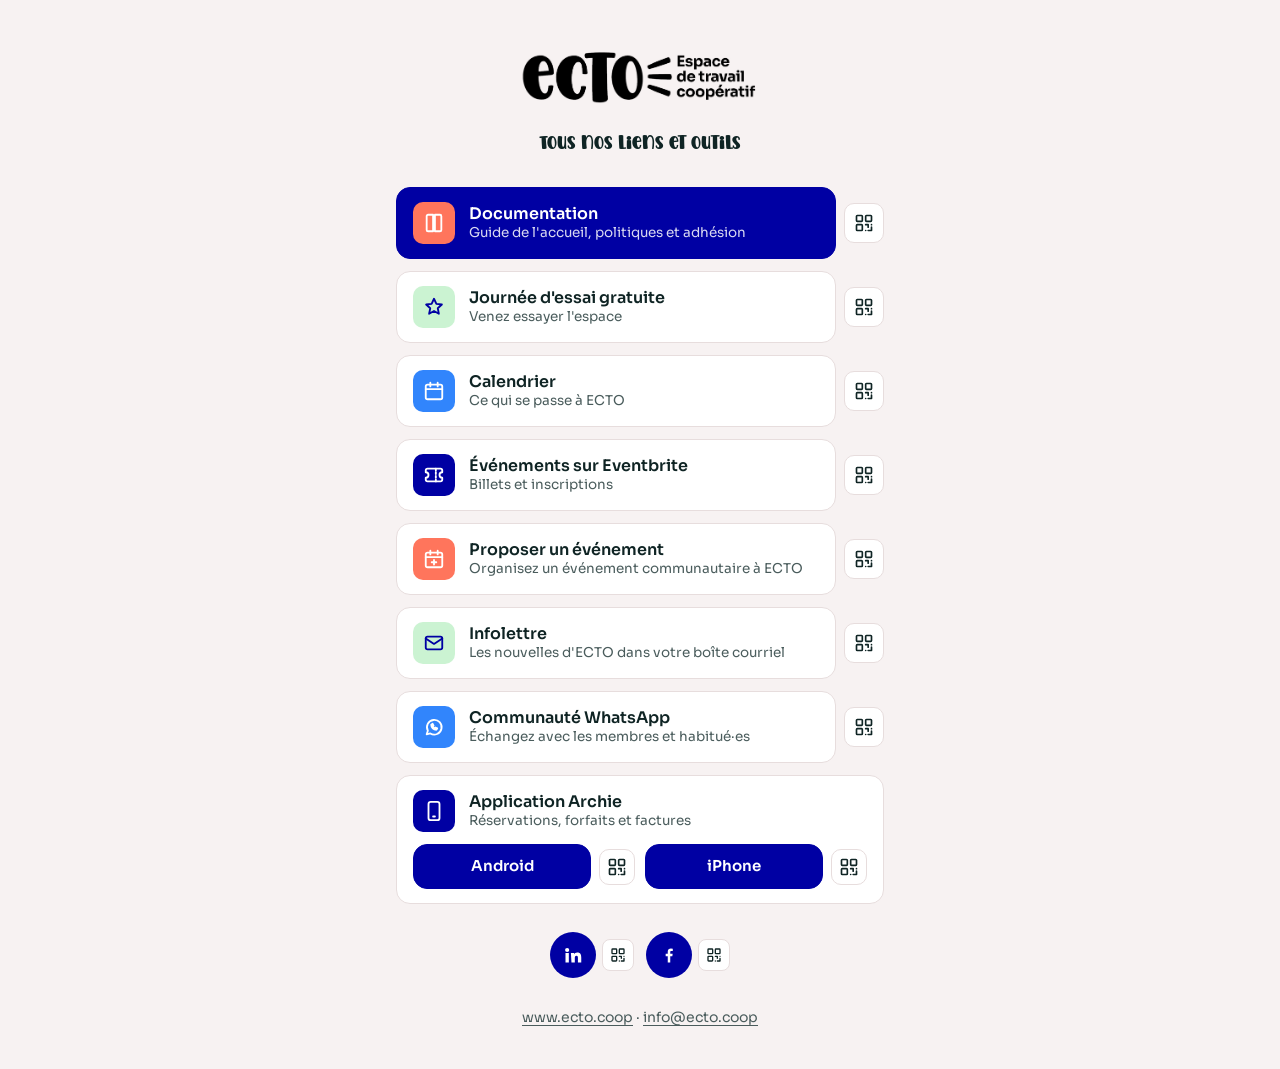
<file: index.html>
<!doctype html>
<html lang="fr">
<head>
  <meta charset="utf-8">
  <meta name="viewport" content="width=device-width, initial-scale=1">
  <title>ECTO — Liens</title>
  <meta name="description" content="Tous les liens et outils d'ECTO, espace de travail coopératif : documentation, journée d'essai, événements, infolettre, communauté et application Archie.">
  <link rel="preconnect" href="https://fonts.googleapis.com">
  <link rel="preconnect" href="https://fonts.gstatic.com" crossorigin>
  <link href="https://fonts.googleapis.com/css2?family=Sora:wght@400;500;600;700&display=swap" rel="stylesheet">
  <link rel="stylesheet" href="assets/style.css">
</head>
<body class="links-page">
  <main class="links">
    <header class="links-head">
      <a class="logo" href="https://www.ecto.coop"><img src="assets/logo-ecto.jpg" alt="ECTO — Espace de travail coopératif" width="240" height="56"></a>
      <p>Tous nos liens et outils</p>
    </header>

    <ul class="link-list">
      <li>
        <a class="link featured" href="documentation.html">
          <span class="link-icon"><svg viewBox="0 0 24 24" fill="none" stroke="currentColor" stroke-width="2" stroke-linecap="round" stroke-linejoin="round"><path d="M4 4.5A1.5 1.5 0 0 1 5.5 3H11v18H5.5A1.5 1.5 0 0 1 4 19.5z"/><path d="M20 4.5A1.5 1.5 0 0 0 18.5 3H13v18h5.5a1.5 1.5 0 0 0 1.5-1.5z"/></svg></span>
          <span class="link-text"><strong>Documentation</strong><small>Guide de l'accueil, politiques et adhésion</small></span>
        </a>
      </li>
      <li>
        <a class="link" href="https://form.jotform.com/241643882024051">
          <span class="link-icon"><svg viewBox="0 0 24 24" fill="none" stroke="currentColor" stroke-width="2" stroke-linecap="round" stroke-linejoin="round"><path d="M12 3l2.6 5.6 6 .7-4.5 4.1 1.2 6L12 16.4 6.7 19.4l1.2-6L3.4 9.3l6-.7z"/></svg></span>
          <span class="link-text"><strong>Journée d'essai gratuite</strong><small>Venez essayer l'espace</small></span>
        </a>
      </li>
      <li>
        <a class="link" href="https://calendrier.ecto.coop">
          <span class="link-icon"><svg viewBox="0 0 24 24" fill="none" stroke="currentColor" stroke-width="2" stroke-linecap="round" stroke-linejoin="round"><rect x="3" y="5" width="18" height="16" rx="2"/><path d="M3 10h18M8 3v4M16 3v4"/></svg></span>
          <span class="link-text"><strong>Calendrier</strong><small>Ce qui se passe à ECTO</small></span>
        </a>
      </li>
      <li>
        <a class="link" href="https://www.eventbrite.com/o/6151391417">
          <span class="link-icon"><svg viewBox="0 0 24 24" fill="none" stroke="currentColor" stroke-width="2" stroke-linecap="round" stroke-linejoin="round"><path d="M3 9V7a2 2 0 0 1 2-2h14a2 2 0 0 1 2 2v2a3 3 0 0 0 0 6v2a2 2 0 0 1-2 2H5a2 2 0 0 1-2-2v-2a3 3 0 0 0 0-6z"/><path d="M14 5v14" stroke-dasharray="2 2"/></svg></span>
          <span class="link-text"><strong>Événements sur Eventbrite</strong><small>Billets et inscriptions</small></span>
        </a>
      </li>
      <li>
        <a class="link" href="https://forms.gle/PgiZMT22bEAgsQfm6">
          <span class="link-icon"><svg viewBox="0 0 24 24" fill="none" stroke="currentColor" stroke-width="2" stroke-linecap="round" stroke-linejoin="round"><rect x="3" y="5" width="18" height="16" rx="2"/><path d="M3 10h18M8 3v4M16 3v4"/><path d="M12 13v5M9.5 15.5h5"/></svg></span>
          <span class="link-text"><strong>Proposer un événement</strong><small>Organisez un événement communautaire à ECTO</small></span>
        </a>
      </li>
      <li>
        <a class="link" href="https://e3d7c1e4.sibforms.com/serve/[base64]">
          <span class="link-icon"><svg viewBox="0 0 24 24" fill="none" stroke="currentColor" stroke-width="2" stroke-linecap="round" stroke-linejoin="round"><rect x="3" y="5" width="18" height="14" rx="2"/><path d="M3 7l9 6 9-6"/></svg></span>
          <span class="link-text"><strong>Infolettre</strong><small>Les nouvelles d'ECTO dans votre boîte courriel</small></span>
        </a>
      </li>
      <li>
        <a class="link" href="https://chat.whatsapp.com/CeHUJinr5HvImSAa9Y9lNJ">
          <span class="link-icon"><svg viewBox="0 0 24 24" fill="none" stroke="currentColor" stroke-width="2" stroke-linecap="round" stroke-linejoin="round"><path d="M4 20l1.3-3.9A8 8 0 1 1 8 19z"/><path d="M9 9.5c0 3 2.5 5.5 5.5 5.5l1-1.5-2-1-1 1a4 4 0 0 1-2-2l1-1-1-2z"/></svg></span>
          <span class="link-text"><strong>Communauté WhatsApp</strong><small>Échangez avec les membres et habitué·es</small></span>
        </a>
      </li>
      <li class="link-pair">
        <div class="link-pair-head">
          <span class="link-icon"><svg viewBox="0 0 24 24" fill="none" stroke="currentColor" stroke-width="2" stroke-linecap="round" stroke-linejoin="round"><rect x="6" y="2" width="12" height="20" rx="2.5"/><path d="M11 18h2"/></svg></span>
          <span class="link-text"><strong>Application Archie</strong><small>Réservations, forfaits et factures</small></span>
        </div>
        <div class="link-pair-buttons">
          <a class="link small" href="https://play.google.com/store/apps/details?id=com.getspacial.mobileapp" data-qr-title="Archie pour Android">Android</a>
          <a class="link small" href="https://apps.apple.com/app/id1516909512" data-qr-title="Archie pour iPhone">iPhone</a>
        </div>
      </li>
    </ul>

    <ul class="socials" aria-label="Réseaux sociaux">
      <li>
        <a href="https://www.linkedin.com/company/coop-rative-ecto/" aria-label="LinkedIn">
          <svg viewBox="0 0 24 24" fill="currentColor"><path d="M4.98 3.5a2.5 2.5 0 1 1 0 5 2.5 2.5 0 0 1 0-5zM3 9.5h4V21H3zM9.5 9.5h3.8v1.6h.06c.53-1 1.83-2.06 3.77-2.06 4.03 0 4.77 2.65 4.77 6.1V21h-4v-5.2c0-1.24-.02-2.84-1.73-2.84-1.74 0-2 1.35-2 2.75V21h-4z"/></svg>
        </a>
      </li>
      <li>
        <a href="https://www.facebook.com/ecto.coop" aria-label="Facebook">
          <svg viewBox="0 0 24 24" fill="currentColor"><path d="M13.5 21v-7.5h2.5l.4-3h-2.9V8.6c0-.87.25-1.46 1.5-1.46h1.55V4.47A20 20 0 0 0 14.3 4.3c-2.25 0-3.8 1.37-3.8 3.9v2.3H8v3h2.5V21z"/></svg>
        </a>
      </li>
    </ul>

    <footer class="links-foot">
      <a href="https://www.ecto.coop">www.ecto.coop</a> · <a href="mailto:info@ecto.coop">info@ecto.coop</a>
    </footer>
  </main>
  <script src="assets/vendor/qrcode.min.js"></script>
  <script src="assets/qr.js"></script>
</body>
</html>
</file>
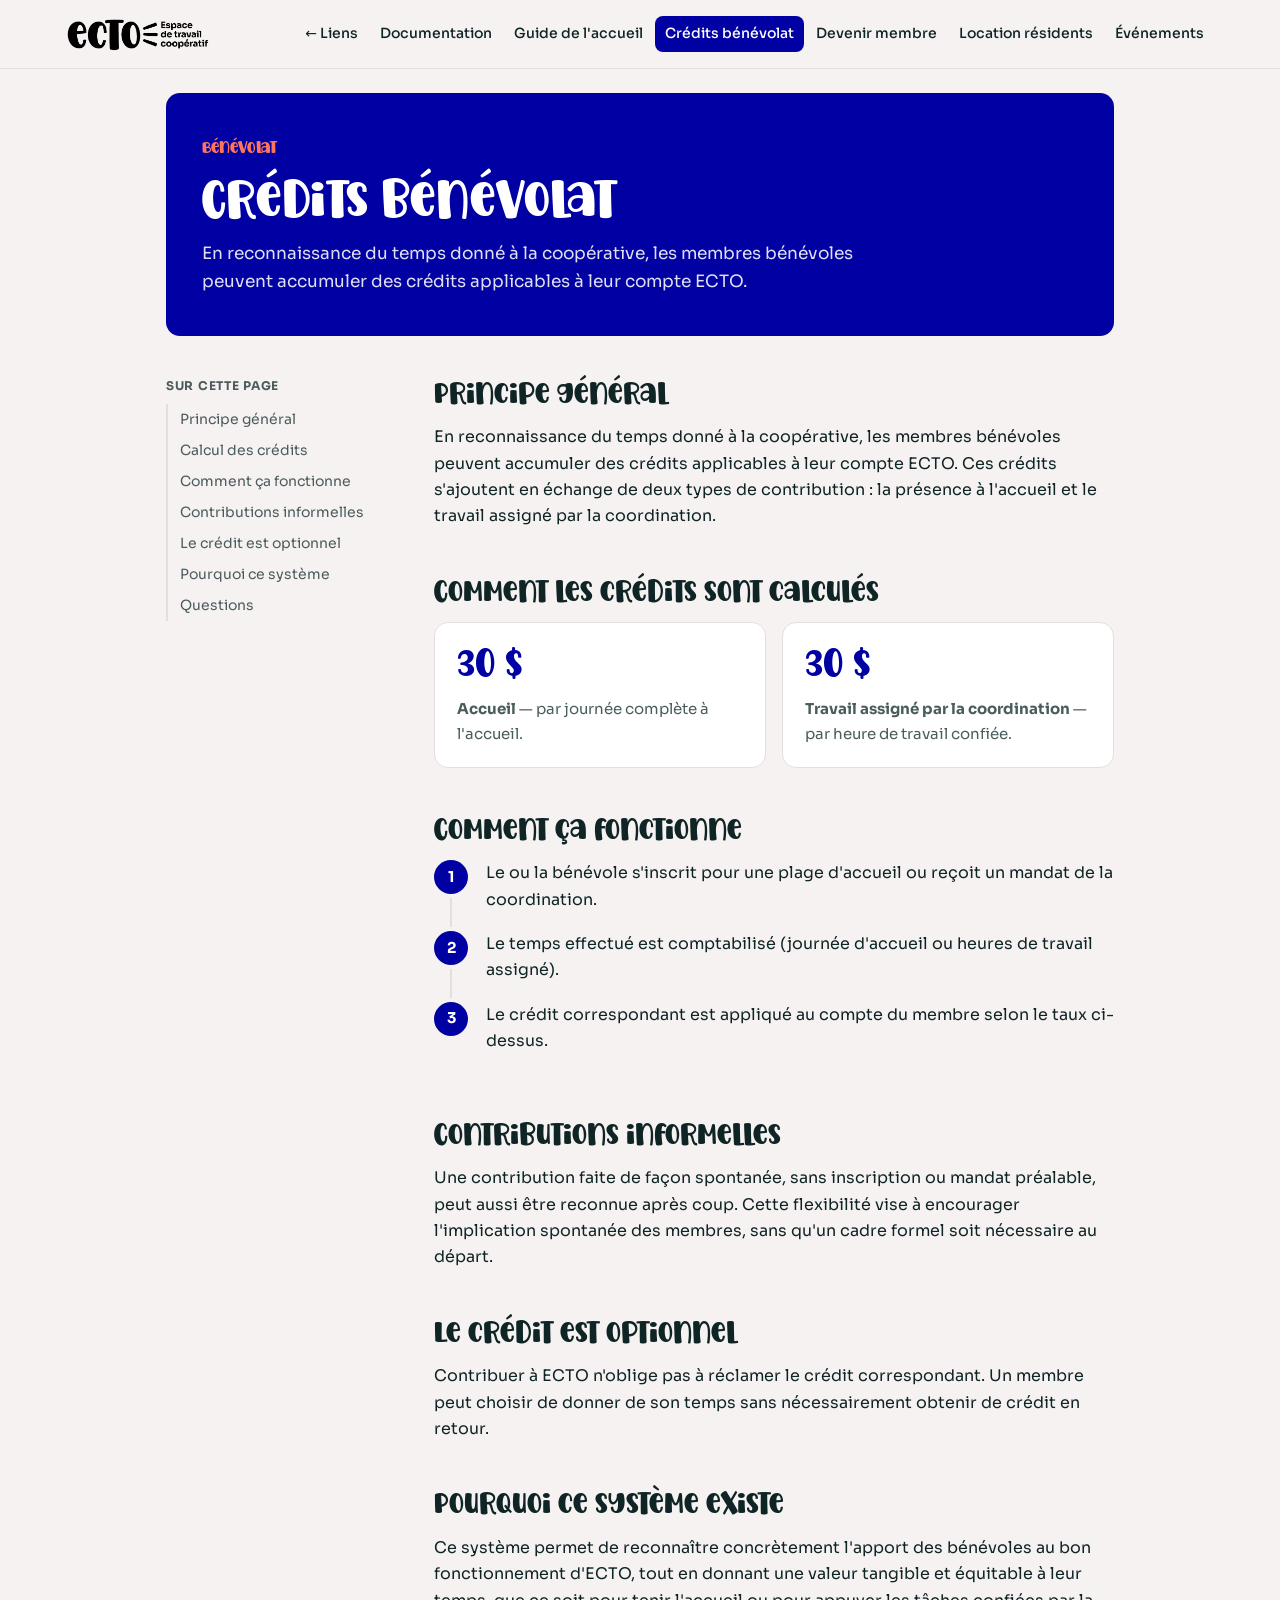
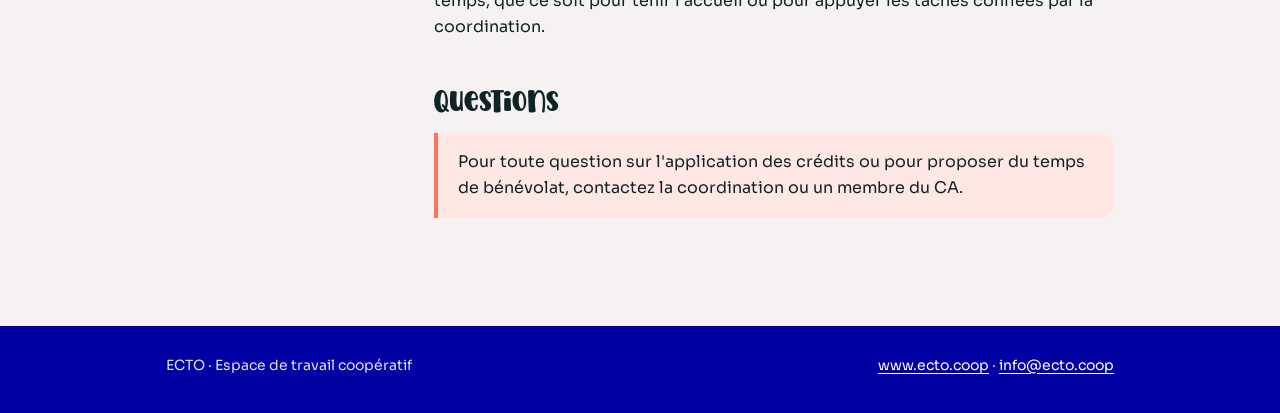
<file: credits-benevolat.html>
<!doctype html>
<html lang="fr">
<head>
  <meta charset="utf-8">
  <meta name="viewport" content="width=device-width, initial-scale=1">
  <title>Crédits bénévolat · ECTO</title>
  <meta name="description" content="Comment les membres bénévoles d'ECTO accumulent des crédits applicables à leur compte.">
  <link rel="preconnect" href="https://fonts.googleapis.com">
  <link rel="preconnect" href="https://fonts.gstatic.com" crossorigin>
  <link href="https://fonts.googleapis.com/css2?family=Sora:wght@400;500;600;700&display=swap" rel="stylesheet">
  <link rel="stylesheet" href="assets/style.css">
</head>
<body>
  <div class="site-header">
    <div class="wrap">
      <a class="logo" href="index.html" aria-label="ECTO — liens"><img src="assets/logo-ecto.jpg" alt="ECTO — Espace de travail coopératif" width="145" height="34"></a>
      <button class="nav-toggle" aria-expanded="false" aria-controls="site-nav">Menu</button>
      <nav class="site-nav" id="site-nav" aria-label="Navigation principale">
        <ul>
          <li><a href="index.html">← Liens</a></li>
          <li><a href="documentation.html">Documentation</a></li>
          <li><a href="guide-accueil.html">Guide de l'accueil</a></li>
          <li><a href="credits-benevolat.html" aria-current="page">Crédits bénévolat</a></li>
          <li><a href="devenir-membre.html">Devenir membre</a></li>
          <li><a href="location-residents.html">Location résidents</a></li>
          <li><a href="evenements-communautaires.html">Événements</a></li>
        </ul>
      </nav>
    </div>
  </div>

<header class="page-head wrap">
  <p class="eyebrow">Bénévolat</p>
  <h1>Crédits bénévolat</h1>
  <p class="lead">En reconnaissance du temps donné à la coopérative, les membres bénévoles peuvent accumuler des crédits applicables à leur compte ECTO.</p>
</header>

<div class="wrap layout">
  <nav class="toc" aria-label="Sur cette page">
    <p>Sur cette page</p>
    <ol>
      <li><a href="#principe">Principe général</a></li>
      <li><a href="#calcul">Calcul des crédits</a></li>
      <li><a href="#fonctionnement">Comment ça fonctionne</a></li>
      <li><a href="#informelles">Contributions informelles</a></li>
      <li><a href="#optionnel">Le crédit est optionnel</a></li>
      <li><a href="#pourquoi">Pourquoi ce système</a></li>
      <li><a href="#questions">Questions</a></li>
    </ol>
  </nav>

  <article class="content">
    <section id="principe">
      <h2>Principe général</h2>
      <p>En reconnaissance du temps donné à la coopérative, les membres bénévoles peuvent accumuler des crédits applicables à leur compte ECTO. Ces crédits s'ajoutent en échange de deux types de contribution : la présence à l'accueil et le travail assigné par la coordination.</p>
    </section>

    <section id="calcul">
      <h2>Comment les crédits sont calculés</h2>
      <div class="grid-2">
        <div class="card">
          <p class="stat">30 $</p>
          <p class="stat-label"><strong>Accueil</strong> — par journée complète à l'accueil.</p>
        </div>
        <div class="card">
          <p class="stat">30 $</p>
          <p class="stat-label"><strong>Travail assigné par la coordination</strong> — par heure de travail confiée.</p>
        </div>
      </div>
    </section>

    <section id="fonctionnement">
      <h2>Comment ça fonctionne</h2>
      <ol class="steps">
        <li>Le ou la bénévole s'inscrit pour une plage d'accueil ou reçoit un mandat de la coordination.</li>
        <li>Le temps effectué est comptabilisé (journée d'accueil ou heures de travail assigné).</li>
        <li>Le crédit correspondant est appliqué au compte du membre selon le taux ci-dessus.</li>
      </ol>
    </section>

    <section id="informelles">
      <h2>Contributions informelles</h2>
      <p>Une contribution faite de façon spontanée, sans inscription ou mandat préalable, peut aussi être reconnue après coup. Cette flexibilité vise à encourager l'implication spontanée des membres, sans qu'un cadre formel soit nécessaire au départ.</p>
    </section>

    <section id="optionnel">
      <h2>Le crédit est optionnel</h2>
      <p>Contribuer à ECTO n'oblige pas à réclamer le crédit correspondant. Un membre peut choisir de donner de son temps sans nécessairement obtenir de crédit en retour.</p>
    </section>

    <section id="pourquoi">
      <h2>Pourquoi ce système existe</h2>
      <p>Ce système permet de reconnaître concrètement l'apport des bénévoles au bon fonctionnement d'ECTO, tout en donnant une valeur tangible et équitable à leur temps, que ce soit pour tenir l'accueil ou pour appuyer les tâches confiées par la coordination.</p>
    </section>

    <section id="questions">
      <h2>Questions</h2>
      <div class="callout">
        <p>Pour toute question sur l'application des crédits ou pour proposer du temps de bénévolat, contactez la coordination ou un membre du CA.</p>
      </div>
    </section>
  </article>
</div>

  <footer class="site-footer">
    <div class="wrap">
      <span>ECTO · Espace de travail coopératif</span>
      <span><a href="https://www.ecto.coop">www.ecto.coop</a> · <a href="mailto:info@ecto.coop">info@ecto.coop</a></span>
    </div>
  </footer>

  <script>
    (function () {
      var btn = document.querySelector('.nav-toggle');
      var nav = document.getElementById('site-nav');
      btn.addEventListener('click', function () {
        var open = nav.classList.toggle('open');
        btn.setAttribute('aria-expanded', open ? 'true' : 'false');
      });
    })();
  </script>
</body>
</html>
</file>
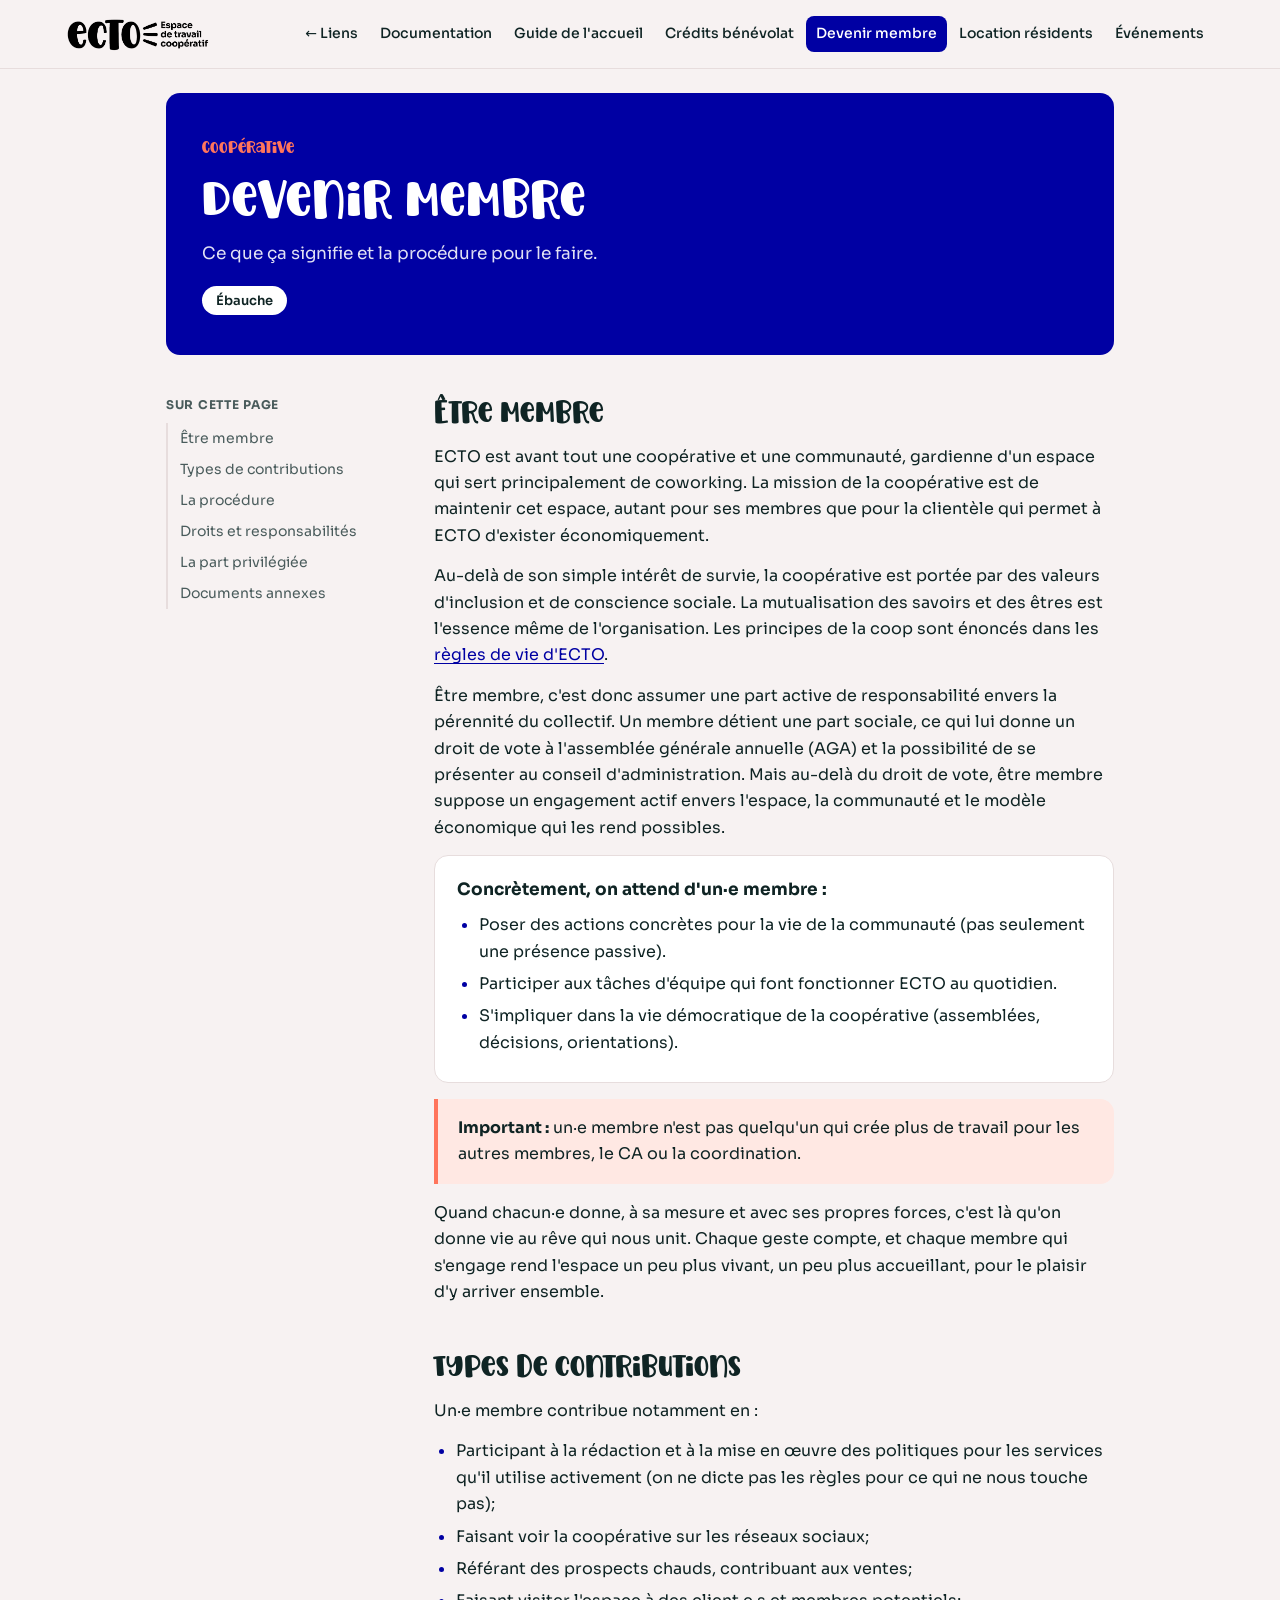
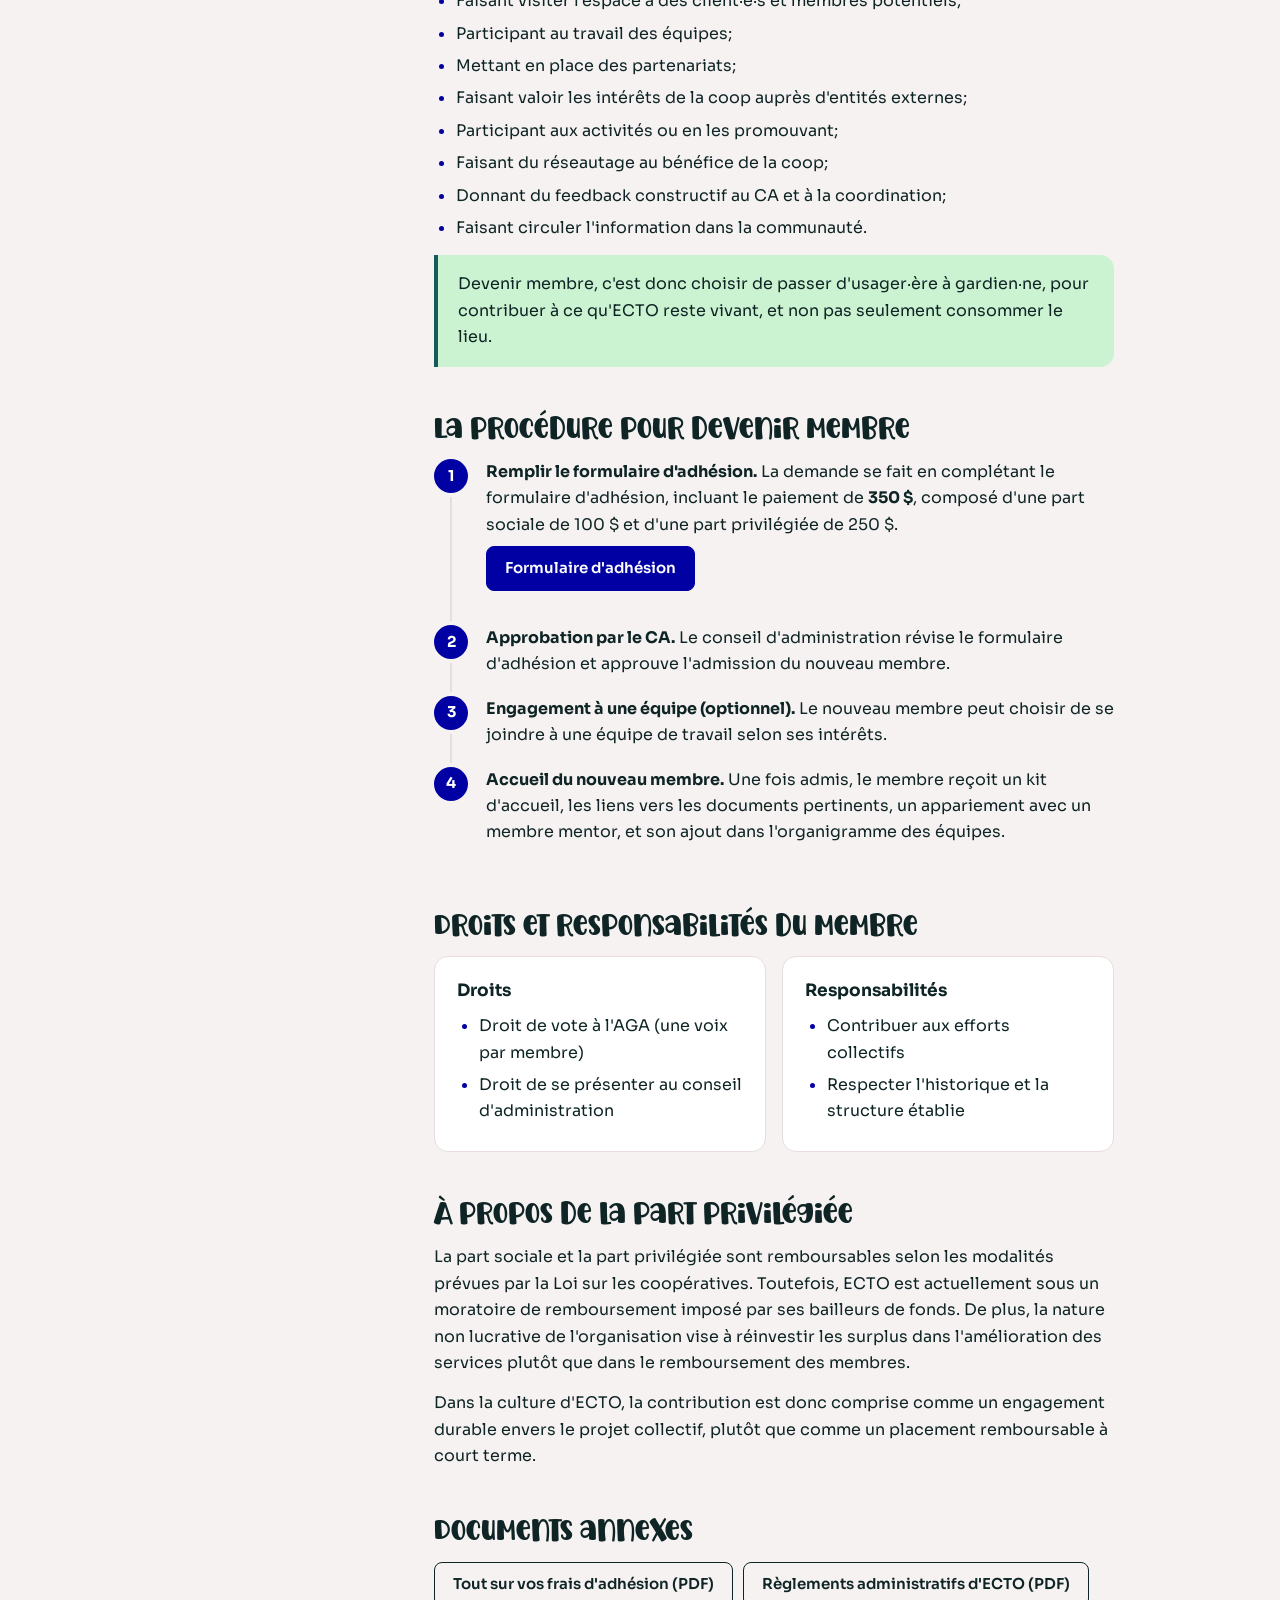
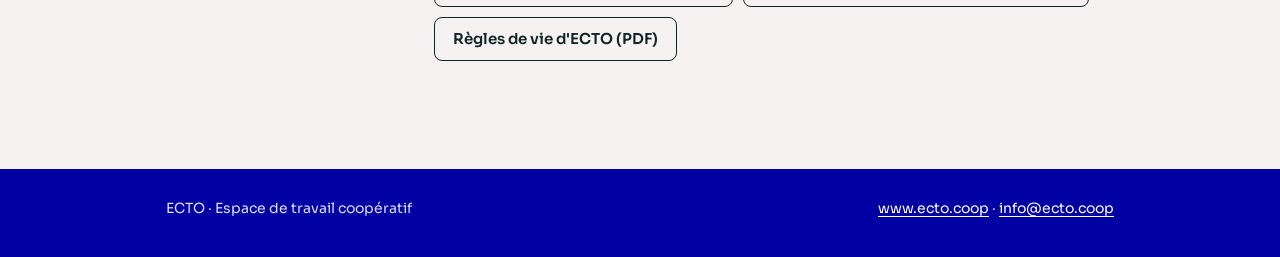
<file: devenir-membre.html>
<!doctype html>
<html lang="fr">
<head>
  <meta charset="utf-8">
  <meta name="viewport" content="width=device-width, initial-scale=1">
  <title>Devenir membre · ECTO</title>
  <meta name="description" content="Ce que signifie être membre de la coopérative ECTO et la procédure pour le devenir.">
  <link rel="preconnect" href="https://fonts.googleapis.com">
  <link rel="preconnect" href="https://fonts.gstatic.com" crossorigin>
  <link href="https://fonts.googleapis.com/css2?family=Sora:wght@400;500;600;700&display=swap" rel="stylesheet">
  <link rel="stylesheet" href="assets/style.css">
</head>
<body>
  <div class="site-header">
    <div class="wrap">
      <a class="logo" href="index.html" aria-label="ECTO — liens"><img src="assets/logo-ecto.jpg" alt="ECTO — Espace de travail coopératif" width="145" height="34"></a>
      <button class="nav-toggle" aria-expanded="false" aria-controls="site-nav">Menu</button>
      <nav class="site-nav" id="site-nav" aria-label="Navigation principale">
        <ul>
          <li><a href="index.html">← Liens</a></li>
          <li><a href="documentation.html">Documentation</a></li>
          <li><a href="guide-accueil.html">Guide de l'accueil</a></li>
          <li><a href="credits-benevolat.html">Crédits bénévolat</a></li>
          <li><a href="devenir-membre.html" aria-current="page">Devenir membre</a></li>
          <li><a href="location-residents.html">Location résidents</a></li>
          <li><a href="evenements-communautaires.html">Événements</a></li>
        </ul>
      </nav>
    </div>
  </div>

<header class="page-head wrap">
  <p class="eyebrow">Coopérative</p>
  <h1>Devenir membre</h1>
  <p class="lead">Ce que ça signifie et la procédure pour le faire.</p>
  <div class="meta"><span class="badge">Ébauche</span></div>
</header>

<div class="wrap layout">
  <nav class="toc" aria-label="Sur cette page">
    <p>Sur cette page</p>
    <ol>
      <li><a href="#etre-membre">Être membre</a></li>
      <li><a href="#contributions">Types de contributions</a></li>
      <li><a href="#procedure">La procédure</a></li>
      <li><a href="#droits">Droits et responsabilités</a></li>
      <li><a href="#part-privilegiee">La part privilégiée</a></li>
      <li><a href="#annexes">Documents annexes</a></li>
    </ol>
  </nav>

  <article class="content">
    <section id="etre-membre">
      <h2>Être membre</h2>
      <p>ECTO est avant tout une coopérative et une communauté, gardienne d'un espace qui sert principalement de coworking. La mission de la coopérative est de maintenir cet espace, autant pour ses membres que pour la clientèle qui permet à ECTO d'exister économiquement.</p>
      <p>Au-delà de son simple intérêt de survie, la coopérative est portée par des valeurs d'inclusion et de conscience sociale. La mutualisation des savoirs et des êtres est l'essence même de l'organisation. Les principes de la coop sont énoncés dans les <a href="https://drive.google.com/file/d/199g9wk7W_7bhil2F44WFnuYOdjhvGmQi/view?usp=sharing">règles de vie d'ECTO</a>.</p>
      <p>Être membre, c'est donc assumer une part active de responsabilité envers la pérennité du collectif. Un membre détient une part sociale, ce qui lui donne un droit de vote à l'assemblée générale annuelle (AGA) et la possibilité de se présenter au conseil d'administration. Mais au-delà du droit de vote, être membre suppose un engagement actif envers l'espace, la communauté et le modèle économique qui les rend possibles.</p>

      <div class="card">
        <h3>Concrètement, on attend d'un·e membre :</h3>
        <ul>
          <li>Poser des actions concrètes pour la vie de la communauté (pas seulement une présence passive).</li>
          <li>Participer aux tâches d'équipe qui font fonctionner ECTO au quotidien.</li>
          <li>S'impliquer dans la vie démocratique de la coopérative (assemblées, décisions, orientations).</li>
        </ul>
      </div>

      <div class="callout">
        <p><strong>Important :</strong> un·e membre n'est pas quelqu'un qui crée plus de travail pour les autres membres, le CA ou la coordination.</p>
      </div>

      <p>Quand chacun·e donne, à sa mesure et avec ses propres forces, c'est là qu'on donne vie au rêve qui nous unit. Chaque geste compte, et chaque membre qui s'engage rend l'espace un peu plus vivant, un peu plus accueillant, pour le plaisir d'y arriver ensemble.</p>
    </section>

    <section id="contributions">
      <h2>Types de contributions</h2>
      <p>Un·e membre contribue notamment en :</p>
      <ul>
        <li>Participant à la rédaction et à la mise en œuvre des politiques pour les services qu'il utilise activement (on ne dicte pas les règles pour ce qui ne nous touche pas);</li>
        <li>Faisant voir la coopérative sur les réseaux sociaux;</li>
        <li>Référant des prospects chauds, contribuant aux ventes;</li>
        <li>Faisant visiter l'espace à des client·e·s et membres potentiels;</li>
        <li>Participant au travail des équipes;</li>
        <li>Mettant en place des partenariats;</li>
        <li>Faisant valoir les intérêts de la coop auprès d'entités externes;</li>
        <li>Participant aux activités ou en les promouvant;</li>
        <li>Faisant du réseautage au bénéfice de la coop;</li>
        <li>Donnant du feedback constructif au CA et à la coordination;</li>
        <li>Faisant circuler l'information dans la communauté.</li>
      </ul>
      <div class="callout ok">
        <p>Devenir membre, c'est donc choisir de passer d'usager·ère à gardien·ne, pour contribuer à ce qu'ECTO reste vivant, et non pas seulement consommer le lieu.</p>
      </div>
    </section>

    <section id="procedure">
      <h2>La procédure pour devenir membre</h2>
      <ol class="steps">
        <li>
          <strong>Remplir le formulaire d'adhésion.</strong> La demande se fait en complétant le formulaire d'adhésion, incluant le paiement de <strong>350 $</strong>, composé d'une part sociale de 100 $ et d'une part privilégiée de 250 $.
          <div class="btn-row"><a class="btn" href="https://forms.gle/3ZL27rN5SzUNzoN8A">Formulaire d'adhésion</a></div>
        </li>
        <li><strong>Approbation par le CA.</strong> Le conseil d'administration révise le formulaire d'adhésion et approuve l'admission du nouveau membre.</li>
        <li><strong>Engagement à une équipe (optionnel).</strong> Le nouveau membre peut choisir de se joindre à une équipe de travail selon ses intérêts.</li>
        <li><strong>Accueil du nouveau membre.</strong> Une fois admis, le membre reçoit un kit d'accueil, les liens vers les documents pertinents, un appariement avec un membre mentor, et son ajout dans l'organigramme des équipes.</li>
      </ol>
    </section>

    <section id="droits">
      <h2>Droits et responsabilités du membre</h2>
      <div class="grid-2">
        <div class="card">
          <h3>Droits</h3>
          <ul>
            <li>Droit de vote à l'AGA (une voix par membre)</li>
            <li>Droit de se présenter au conseil d'administration</li>
          </ul>
        </div>
        <div class="card">
          <h3>Responsabilités</h3>
          <ul>
            <li>Contribuer aux efforts collectifs</li>
            <li>Respecter l'historique et la structure établie</li>
          </ul>
        </div>
      </div>
    </section>

    <section id="part-privilegiee">
      <h2>À propos de la part privilégiée</h2>
      <p>La part sociale et la part privilégiée sont remboursables selon les modalités prévues par la Loi sur les coopératives. Toutefois, ECTO est actuellement sous un moratoire de remboursement imposé par ses bailleurs de fonds. De plus, la nature non lucrative de l'organisation vise à réinvestir les surplus dans l'amélioration des services plutôt que dans le remboursement des membres.</p>
      <p>Dans la culture d'ECTO, la contribution est donc comprise comme un engagement durable envers le projet collectif, plutôt que comme un placement remboursable à court terme.</p>
    </section>

    <section id="annexes">
      <h2>Documents annexes</h2>
      <div class="btn-row">
        <a class="btn ghost" href="https://drive.google.com/file/d/1tLQjHLlDHpfNkM-QrZfPMqpTne_ZyfoB/view?usp=drive_link">Tout sur vos frais d'adhésion (PDF)</a>
        <a class="btn ghost" href="https://drive.google.com/file/d/1BP9piZCLOkvf2GoCkseSsKL6-fgx61OJ/view?usp=sharing">Règlements administratifs d'ECTO (PDF)</a>
        <a class="btn ghost" href="https://drive.google.com/file/d/199g9wk7W_7bhil2F44WFnuYOdjhvGmQi/view?usp=sharing">Règles de vie d'ECTO (PDF)</a>
      </div>
    </section>
  </article>
</div>

  <footer class="site-footer">
    <div class="wrap">
      <span>ECTO · Espace de travail coopératif</span>
      <span><a href="https://www.ecto.coop">www.ecto.coop</a> · <a href="mailto:info@ecto.coop">info@ecto.coop</a></span>
    </div>
  </footer>

  <script>
    (function () {
      var btn = document.querySelector('.nav-toggle');
      var nav = document.getElementById('site-nav');
      btn.addEventListener('click', function () {
        var open = nav.classList.toggle('open');
        btn.setAttribute('aria-expanded', open ? 'true' : 'false');
      });
    })();
  </script>
</body>
</html>
</file>
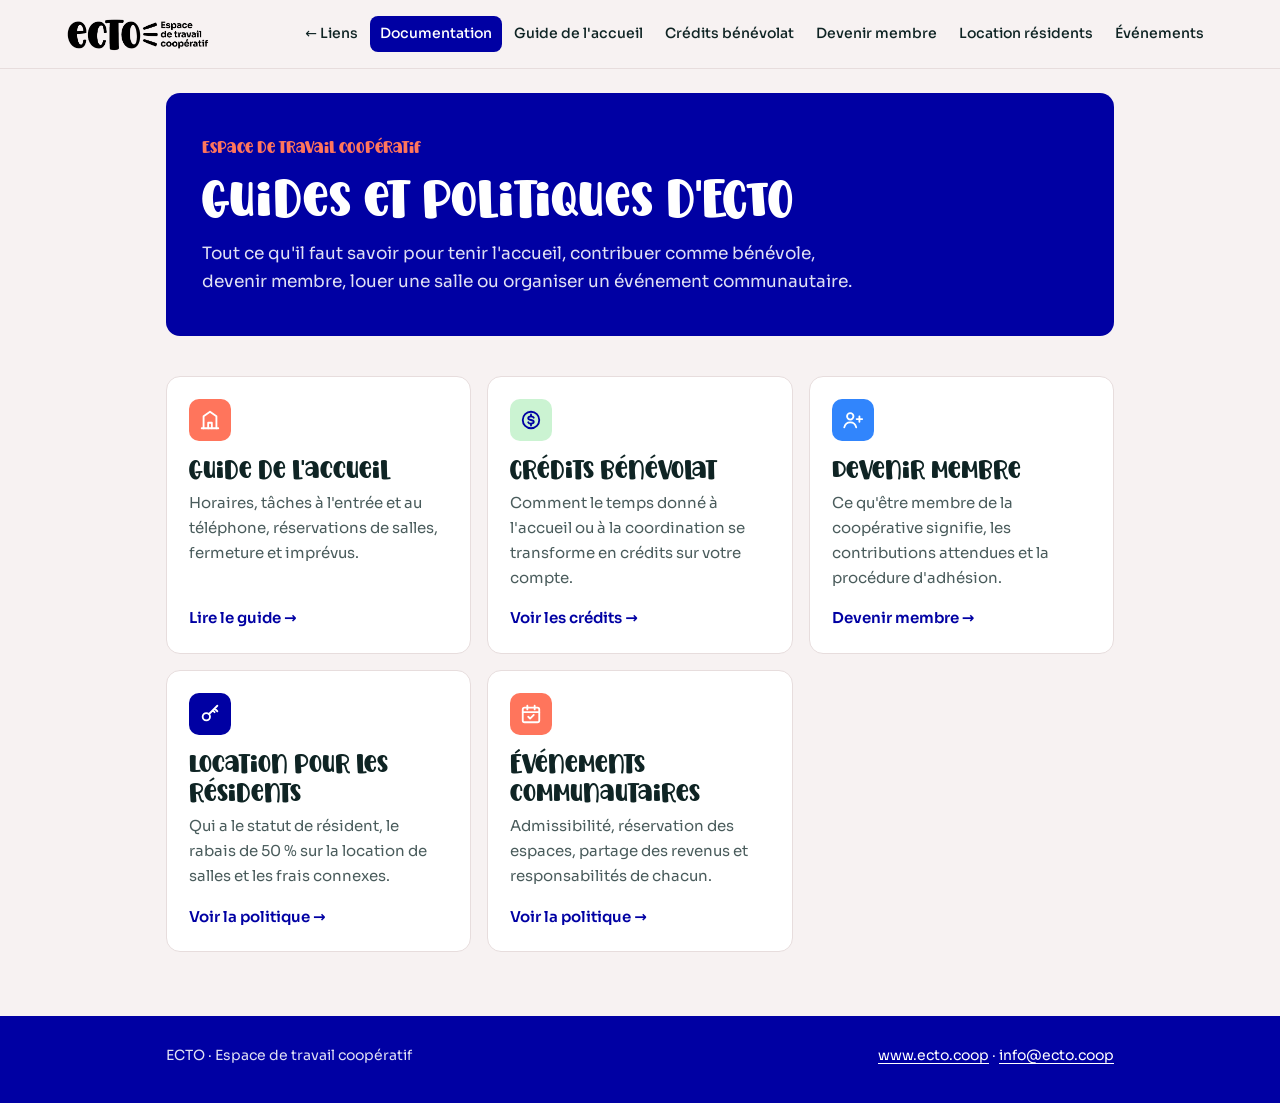
<file: documentation.html>
<!doctype html>
<html lang="fr">
<head>
  <meta charset="utf-8">
  <meta name="viewport" content="width=device-width, initial-scale=1">
  <title>ECTO — Guides et politiques</title>
  <meta name="description" content="Guides et politiques d'ECTO, espace de travail coopératif : accueil, bénévolat, adhésion, location et événements.">
  <link rel="preconnect" href="https://fonts.googleapis.com">
  <link rel="preconnect" href="https://fonts.gstatic.com" crossorigin>
  <link href="https://fonts.googleapis.com/css2?family=Sora:wght@400;500;600;700&display=swap" rel="stylesheet">
  <link rel="stylesheet" href="assets/style.css">
</head>
<body>
  <div class="site-header">
    <div class="wrap">
      <a class="logo" href="index.html" aria-label="ECTO — liens"><img src="assets/logo-ecto.jpg" alt="ECTO — Espace de travail coopératif" width="145" height="34"></a>
      <button class="nav-toggle" aria-expanded="false" aria-controls="site-nav">Menu</button>
      <nav class="site-nav" id="site-nav" aria-label="Navigation principale">
        <ul>
          <li><a href="index.html">← Liens</a></li>
          <li><a href="documentation.html" aria-current="page">Documentation</a></li>
          <li><a href="guide-accueil.html">Guide de l'accueil</a></li>
          <li><a href="credits-benevolat.html">Crédits bénévolat</a></li>
          <li><a href="devenir-membre.html">Devenir membre</a></li>
          <li><a href="location-residents.html">Location résidents</a></li>
          <li><a href="evenements-communautaires.html">Événements</a></li>
        </ul>
      </nav>
    </div>
  </div>

<header class="hero wrap">
  <p class="eyebrow">Espace de travail coopératif</p>
  <h1>Guides et politiques d'ECTO</h1>
  <p class="lead">Tout ce qu'il faut savoir pour tenir l'accueil, contribuer comme bénévole, devenir membre, louer une salle ou organiser un événement communautaire.</p>
</header>

<main class="wrap doc-grid">
  <a class="doc-card" href="guide-accueil.html">
    <span class="icon"><svg viewBox="0 0 24 24" fill="none" stroke="currentColor" stroke-width="2" stroke-linecap="round" stroke-linejoin="round"><path d="M3 21h18"/><path d="M5 21V8l7-5 7 5v13"/><path d="M10 21v-6h4v6"/></svg></span>
    <h2>Guide de l'accueil</h2>
    <p>Horaires, tâches à l'entrée et au téléphone, réservations de salles, fermeture et imprévus.</p>
    <span class="go">Lire le guide →</span>
  </a>
  <a class="doc-card" href="credits-benevolat.html">
    <span class="icon"><svg viewBox="0 0 24 24" fill="none" stroke="currentColor" stroke-width="2" stroke-linecap="round" stroke-linejoin="round"><circle cx="12" cy="12" r="9"/><path d="M15 9.5c-.5-1-1.6-1.5-3-1.5-1.7 0-3 .9-3 2s1.3 1.7 3 2 3 .9 3 2-1.3 2-3 2c-1.4 0-2.5-.5-3-1.5"/><path d="M12 6v2M12 16v2"/></svg></span>
    <h2>Crédits bénévolat</h2>
    <p>Comment le temps donné à l'accueil ou à la coordination se transforme en crédits sur votre compte.</p>
    <span class="go">Voir les crédits →</span>
  </a>
  <a class="doc-card" href="devenir-membre.html">
    <span class="icon"><svg viewBox="0 0 24 24" fill="none" stroke="currentColor" stroke-width="2" stroke-linecap="round" stroke-linejoin="round"><circle cx="9" cy="8" r="3.5"/><path d="M2.5 20c.8-3.5 3.4-5.5 6.5-5.5s5.7 2 6.5 5.5"/><path d="M19 8v6M16 11h6"/></svg></span>
    <h2>Devenir membre</h2>
    <p>Ce qu'être membre de la coopérative signifie, les contributions attendues et la procédure d'adhésion.</p>
    <span class="go">Devenir membre →</span>
  </a>
  <a class="doc-card" href="location-residents.html">
    <span class="icon"><svg viewBox="0 0 24 24" fill="none" stroke="currentColor" stroke-width="2" stroke-linecap="round" stroke-linejoin="round"><circle cx="8" cy="15" r="4"/><path d="M11 12l9-9M17 6l3 3M15 8l2 2"/></svg></span>
    <h2>Location pour les résidents</h2>
    <p>Qui a le statut de résident, le rabais de 50 % sur la location de salles et les frais connexes.</p>
    <span class="go">Voir la politique →</span>
  </a>
  <a class="doc-card" href="evenements-communautaires.html">
    <span class="icon"><svg viewBox="0 0 24 24" fill="none" stroke="currentColor" stroke-width="2" stroke-linecap="round" stroke-linejoin="round"><rect x="3" y="5" width="18" height="16" rx="2"/><path d="M3 10h18M8 3v4M16 3v4"/><path d="M9 15l2 2 4-4"/></svg></span>
    <h2>Événements communautaires</h2>
    <p>Admissibilité, réservation des espaces, partage des revenus et responsabilités de chacun.</p>
    <span class="go">Voir la politique →</span>
  </a>
</main>

  <footer class="site-footer">
    <div class="wrap">
      <span>ECTO · Espace de travail coopératif</span>
      <span><a href="https://www.ecto.coop">www.ecto.coop</a> · <a href="mailto:info@ecto.coop">info@ecto.coop</a></span>
    </div>
  </footer>

  <script>
    (function () {
      var btn = document.querySelector('.nav-toggle');
      var nav = document.getElementById('site-nav');
      btn.addEventListener('click', function () {
        var open = nav.classList.toggle('open');
        btn.setAttribute('aria-expanded', open ? 'true' : 'false');
      });
    })();
  </script>
</body>
</html>
</file>
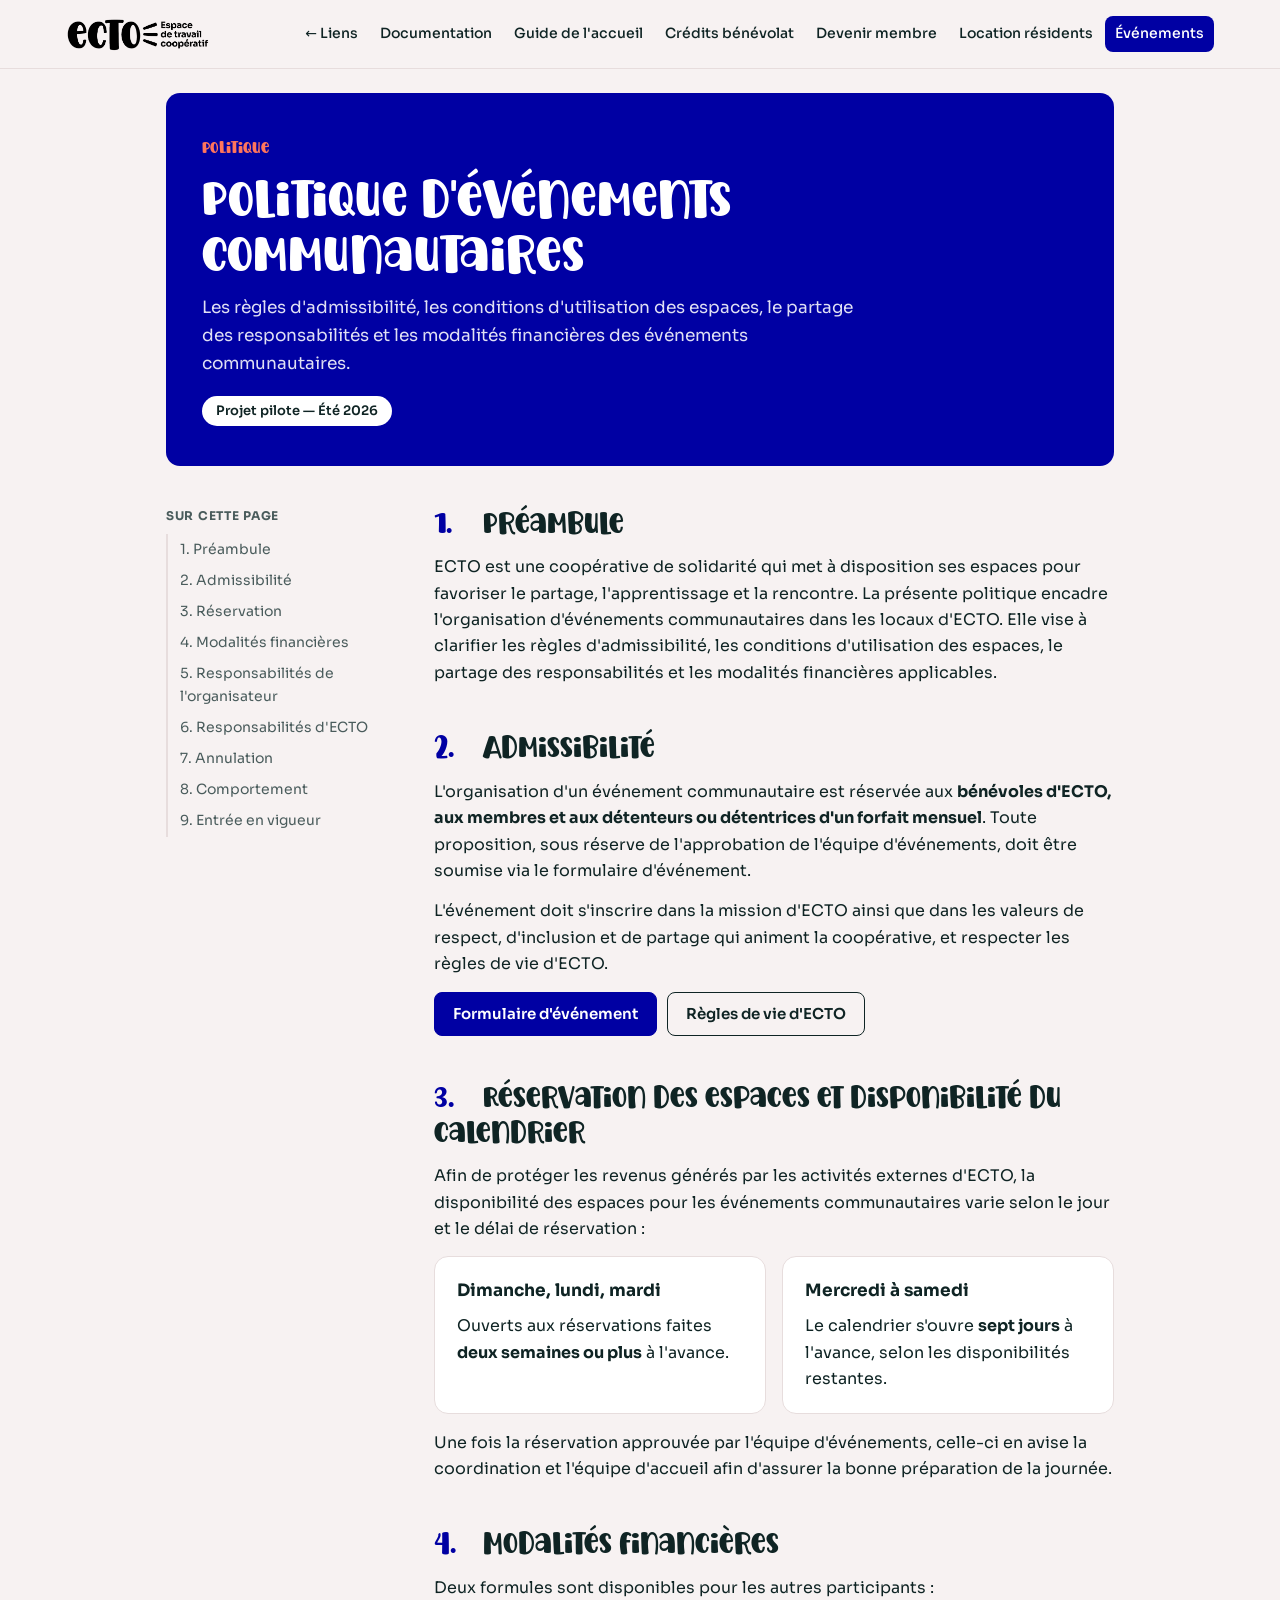
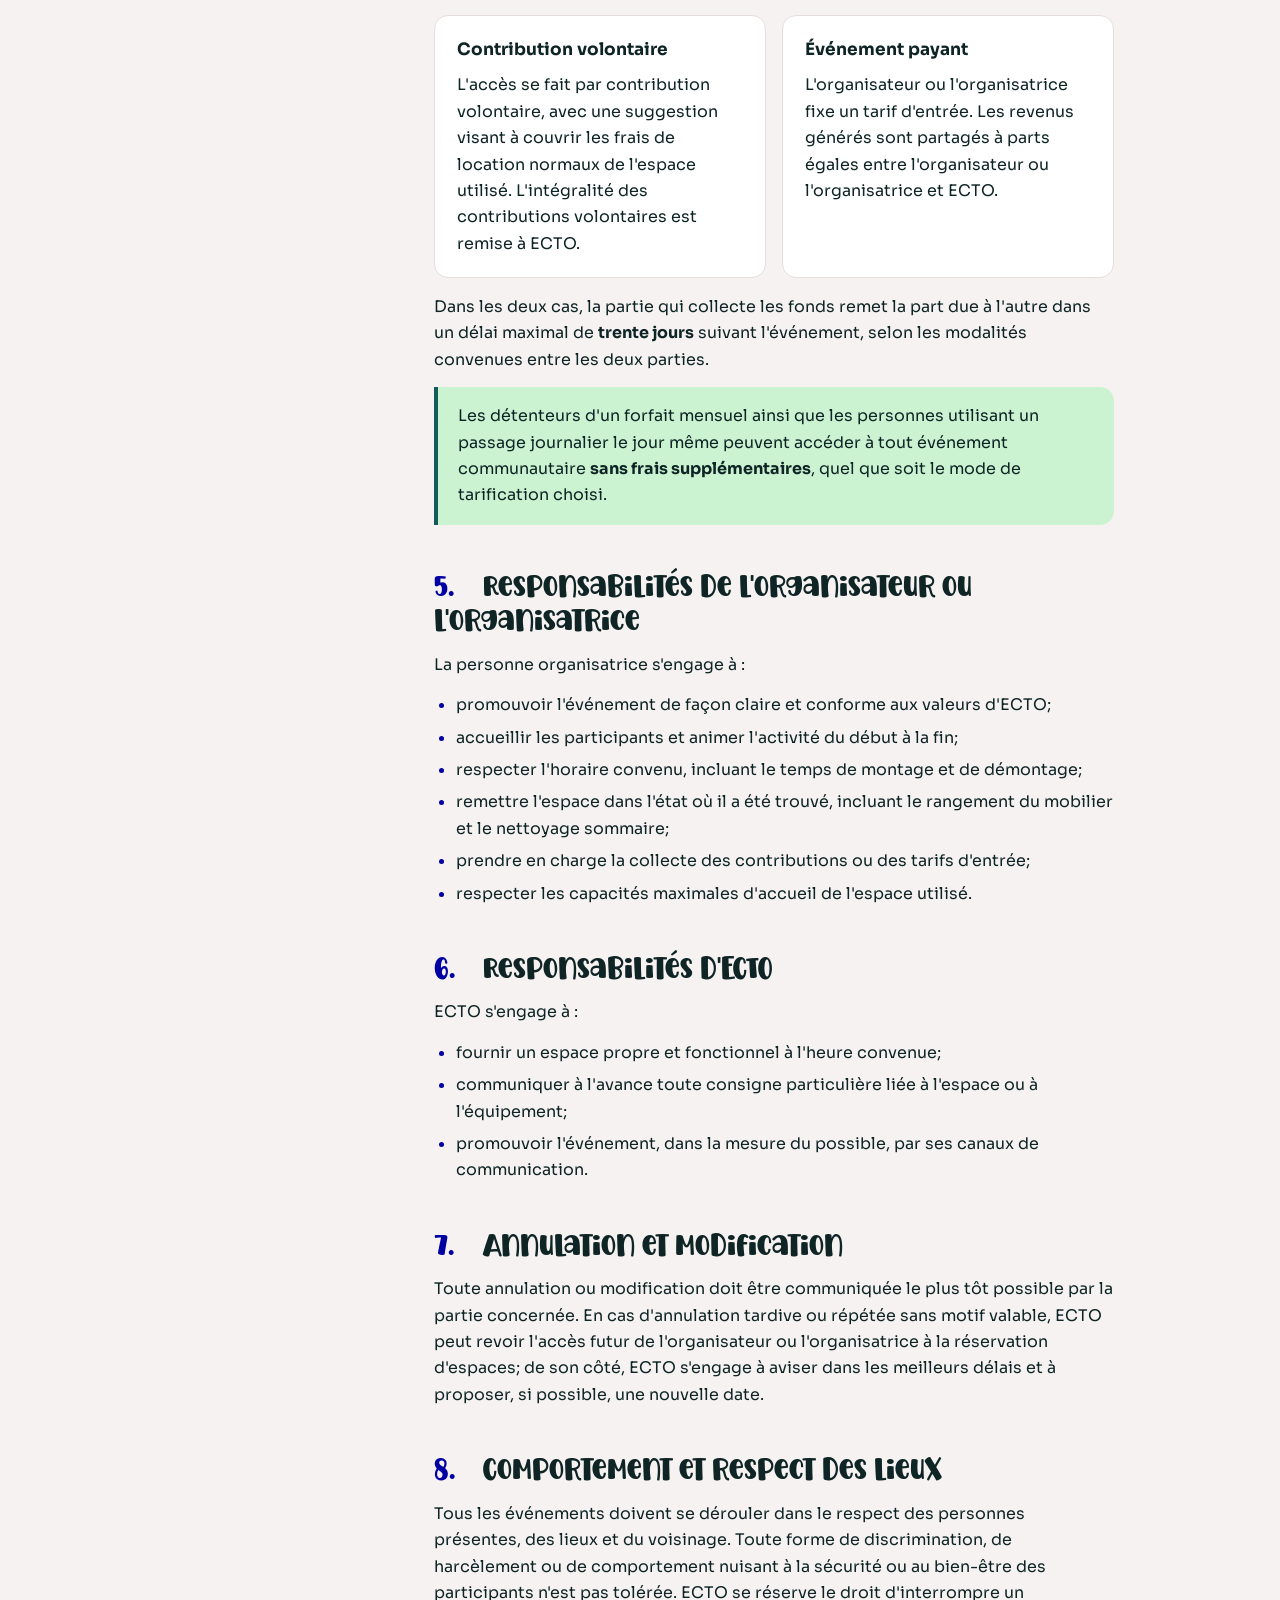
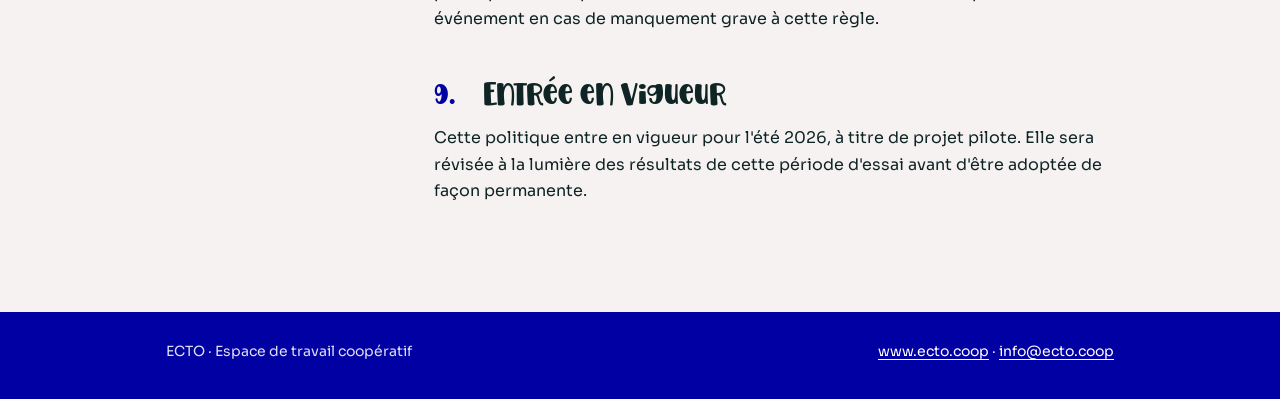
<file: evenements-communautaires.html>
<!doctype html>
<html lang="fr">
<head>
  <meta charset="utf-8">
  <meta name="viewport" content="width=device-width, initial-scale=1">
  <title>Événements communautaires · ECTO</title>
  <meta name="description" content="Politique encadrant l'organisation d'événements communautaires dans les locaux d'ECTO.">
  <link rel="preconnect" href="https://fonts.googleapis.com">
  <link rel="preconnect" href="https://fonts.gstatic.com" crossorigin>
  <link href="https://fonts.googleapis.com/css2?family=Sora:wght@400;500;600;700&display=swap" rel="stylesheet">
  <link rel="stylesheet" href="assets/style.css">
</head>
<body>
  <div class="site-header">
    <div class="wrap">
      <a class="logo" href="index.html" aria-label="ECTO — liens"><img src="assets/logo-ecto.jpg" alt="ECTO — Espace de travail coopératif" width="145" height="34"></a>
      <button class="nav-toggle" aria-expanded="false" aria-controls="site-nav">Menu</button>
      <nav class="site-nav" id="site-nav" aria-label="Navigation principale">
        <ul>
          <li><a href="index.html">← Liens</a></li>
          <li><a href="documentation.html">Documentation</a></li>
          <li><a href="guide-accueil.html">Guide de l'accueil</a></li>
          <li><a href="credits-benevolat.html">Crédits bénévolat</a></li>
          <li><a href="devenir-membre.html">Devenir membre</a></li>
          <li><a href="location-residents.html">Location résidents</a></li>
          <li><a href="evenements-communautaires.html" aria-current="page">Événements</a></li>
        </ul>
      </nav>
    </div>
  </div>

<header class="page-head wrap">
  <p class="eyebrow">Politique</p>
  <h1>Politique d'événements communautaires</h1>
  <p class="lead">Les règles d'admissibilité, les conditions d'utilisation des espaces, le partage des responsabilités et les modalités financières des événements communautaires.</p>
  <div class="meta"><span class="badge">Projet pilote — Été 2026</span></div>
</header>

<div class="wrap layout">
  <nav class="toc" aria-label="Sur cette page">
    <p>Sur cette page</p>
    <ol>
      <li><a href="#preambule">1. Préambule</a></li>
      <li><a href="#admissibilite">2. Admissibilité</a></li>
      <li><a href="#reservation">3. Réservation</a></li>
      <li><a href="#finances">4. Modalités financières</a></li>
      <li><a href="#organisateur">5. Responsabilités de l'organisateur</a></li>
      <li><a href="#ecto">6. Responsabilités d'ECTO</a></li>
      <li><a href="#annulation">7. Annulation</a></li>
      <li><a href="#comportement">8. Comportement</a></li>
      <li><a href="#vigueur">9. Entrée en vigueur</a></li>
    </ol>
  </nav>

  <article class="content">
    <section id="preambule">
      <h2><span class="num">1.</span> Préambule</h2>
      <p>ECTO est une coopérative de solidarité qui met à disposition ses espaces pour favoriser le partage, l'apprentissage et la rencontre. La présente politique encadre l'organisation d'événements communautaires dans les locaux d'ECTO. Elle vise à clarifier les règles d'admissibilité, les conditions d'utilisation des espaces, le partage des responsabilités et les modalités financières applicables.</p>
    </section>

    <section id="admissibilite">
      <h2><span class="num">2.</span> Admissibilité</h2>
      <p>L'organisation d'un événement communautaire est réservée aux <strong>bénévoles d'ECTO, aux membres et aux détenteurs ou détentrices d'un forfait mensuel</strong>. Toute proposition, sous réserve de l'approbation de l'équipe d'événements, doit être soumise via le formulaire d'événement.</p>
      <p>L'événement doit s'inscrire dans la mission d'ECTO ainsi que dans les valeurs de respect, d'inclusion et de partage qui animent la coopérative, et respecter les règles de vie d'ECTO.</p>
      <div class="btn-row">
        <a class="btn" href="https://forms.gle/PgiZMT22bEAgsQfm6">Formulaire d'événement</a>
        <a class="btn ghost" href="https://drive.google.com/file/d/199g9wk7W_7bhil2F44WFnuYOdjhvGmQi/view?usp=sharing">Règles de vie d'ECTO</a>
      </div>
    </section>

    <section id="reservation">
      <h2><span class="num">3.</span> Réservation des espaces et disponibilité du calendrier</h2>
      <p>Afin de protéger les revenus générés par les activités externes d'ECTO, la disponibilité des espaces pour les événements communautaires varie selon le jour et le délai de réservation :</p>
      <div class="grid-2">
        <div class="card">
          <h3>Dimanche, lundi, mardi</h3>
          <p>Ouverts aux réservations faites <strong>deux semaines ou plus</strong> à l'avance.</p>
        </div>
        <div class="card">
          <h3>Mercredi à samedi</h3>
          <p>Le calendrier s'ouvre <strong>sept jours</strong> à l'avance, selon les disponibilités restantes.</p>
        </div>
      </div>
      <p>Une fois la réservation approuvée par l'équipe d'événements, celle-ci en avise la coordination et l'équipe d'accueil afin d'assurer la bonne préparation de la journée.</p>
    </section>

    <section id="finances">
      <h2><span class="num">4.</span> Modalités financières</h2>
      <p>Deux formules sont disponibles pour les autres participants :</p>
      <div class="grid-2">
        <div class="card">
          <h3>Contribution volontaire</h3>
          <p>L'accès se fait par contribution volontaire, avec une suggestion visant à couvrir les frais de location normaux de l'espace utilisé. L'intégralité des contributions volontaires est remise à ECTO.</p>
        </div>
        <div class="card">
          <h3>Événement payant</h3>
          <p>L'organisateur ou l'organisatrice fixe un tarif d'entrée. Les revenus générés sont partagés à parts égales entre l'organisateur ou l'organisatrice et ECTO.</p>
        </div>
      </div>
      <p>Dans les deux cas, la partie qui collecte les fonds remet la part due à l'autre dans un délai maximal de <strong>trente jours</strong> suivant l'événement, selon les modalités convenues entre les deux parties.</p>
      <div class="callout ok">
        <p>Les détenteurs d'un forfait mensuel ainsi que les personnes utilisant un passage journalier le jour même peuvent accéder à tout événement communautaire <strong>sans frais supplémentaires</strong>, quel que soit le mode de tarification choisi.</p>
      </div>
    </section>

    <section id="organisateur">
      <h2><span class="num">5.</span> Responsabilités de l'organisateur ou l'organisatrice</h2>
      <p>La personne organisatrice s'engage à :</p>
      <ul>
        <li>promouvoir l'événement de façon claire et conforme aux valeurs d'ECTO;</li>
        <li>accueillir les participants et animer l'activité du début à la fin;</li>
        <li>respecter l'horaire convenu, incluant le temps de montage et de démontage;</li>
        <li>remettre l'espace dans l'état où il a été trouvé, incluant le rangement du mobilier et le nettoyage sommaire;</li>
        <li>prendre en charge la collecte des contributions ou des tarifs d'entrée;</li>
        <li>respecter les capacités maximales d'accueil de l'espace utilisé.</li>
      </ul>
    </section>

    <section id="ecto">
      <h2><span class="num">6.</span> Responsabilités d'ECTO</h2>
      <p>ECTO s'engage à :</p>
      <ul>
        <li>fournir un espace propre et fonctionnel à l'heure convenue;</li>
        <li>communiquer à l'avance toute consigne particulière liée à l'espace ou à l'équipement;</li>
        <li>promouvoir l'événement, dans la mesure du possible, par ses canaux de communication.</li>
      </ul>
    </section>

    <section id="annulation">
      <h2><span class="num">7.</span> Annulation et modification</h2>
      <p>Toute annulation ou modification doit être communiquée le plus tôt possible par la partie concernée. En cas d'annulation tardive ou répétée sans motif valable, ECTO peut revoir l'accès futur de l'organisateur ou l'organisatrice à la réservation d'espaces; de son côté, ECTO s'engage à aviser dans les meilleurs délais et à proposer, si possible, une nouvelle date.</p>
    </section>

    <section id="comportement">
      <h2><span class="num">8.</span> Comportement et respect des lieux</h2>
      <p>Tous les événements doivent se dérouler dans le respect des personnes présentes, des lieux et du voisinage. Toute forme de discrimination, de harcèlement ou de comportement nuisant à la sécurité ou au bien-être des participants n'est pas tolérée. ECTO se réserve le droit d'interrompre un événement en cas de manquement grave à cette règle.</p>
    </section>

    <section id="vigueur">
      <h2><span class="num">9.</span> Entrée en vigueur</h2>
      <p>Cette politique entre en vigueur pour l'été 2026, à titre de projet pilote. Elle sera révisée à la lumière des résultats de cette période d'essai avant d'être adoptée de façon permanente.</p>
    </section>
  </article>
</div>

  <footer class="site-footer">
    <div class="wrap">
      <span>ECTO · Espace de travail coopératif</span>
      <span><a href="https://www.ecto.coop">www.ecto.coop</a> · <a href="mailto:info@ecto.coop">info@ecto.coop</a></span>
    </div>
  </footer>

  <script>
    (function () {
      var btn = document.querySelector('.nav-toggle');
      var nav = document.getElementById('site-nav');
      btn.addEventListener('click', function () {
        var open = nav.classList.toggle('open');
        btn.setAttribute('aria-expanded', open ? 'true' : 'false');
      });
    })();
  </script>
</body>
</html>
</file>
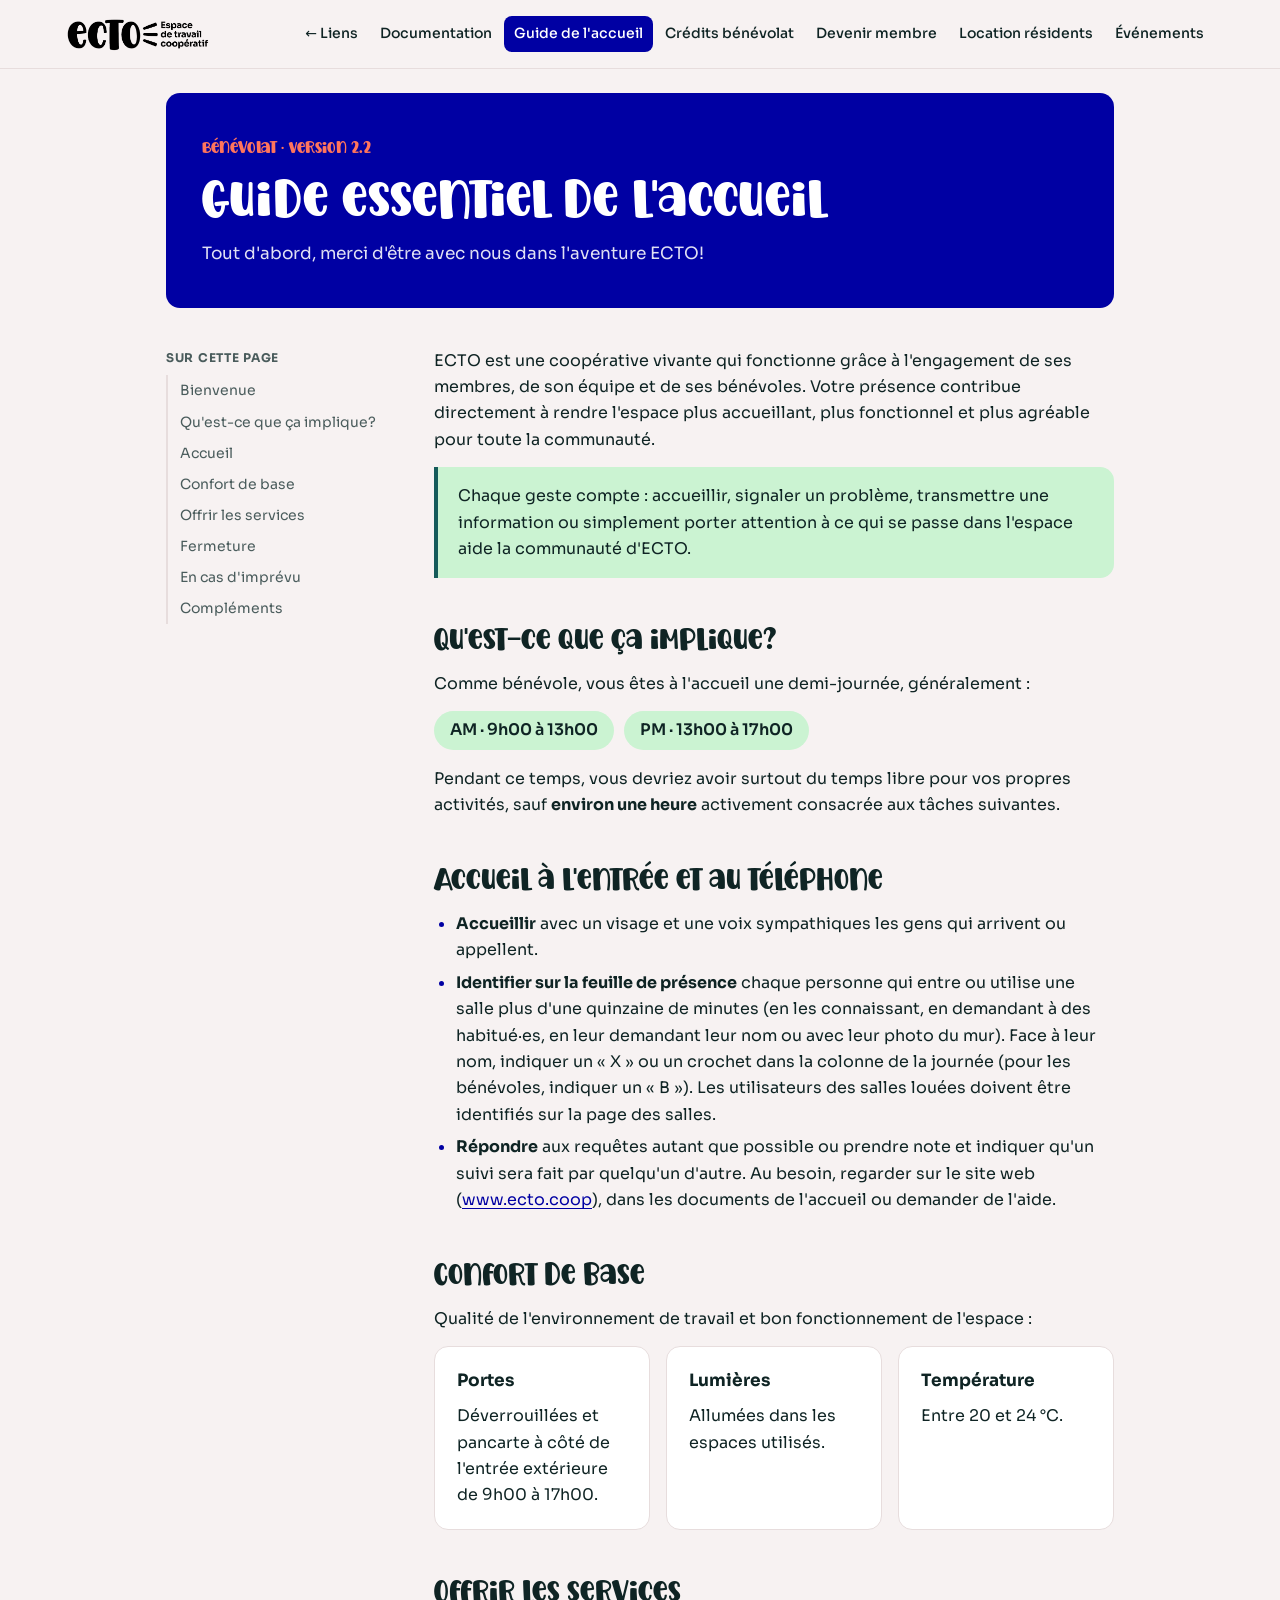
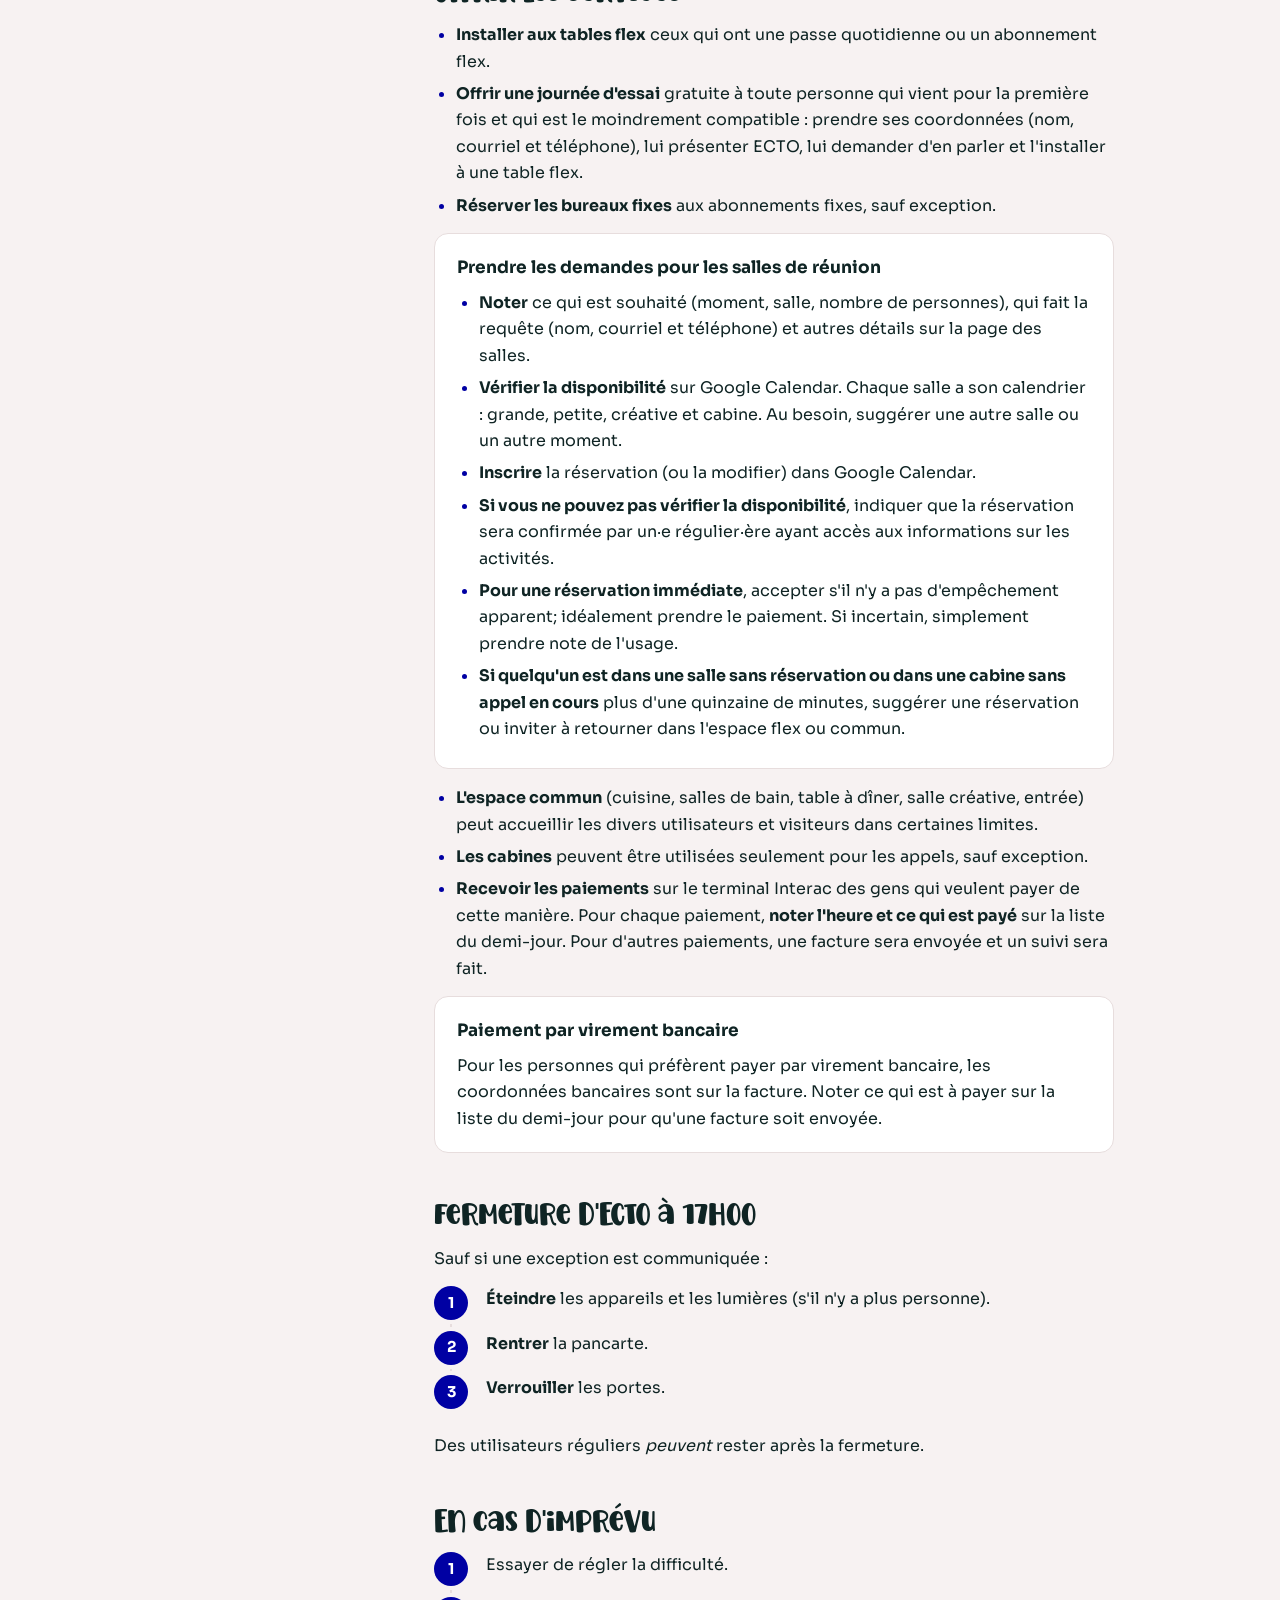
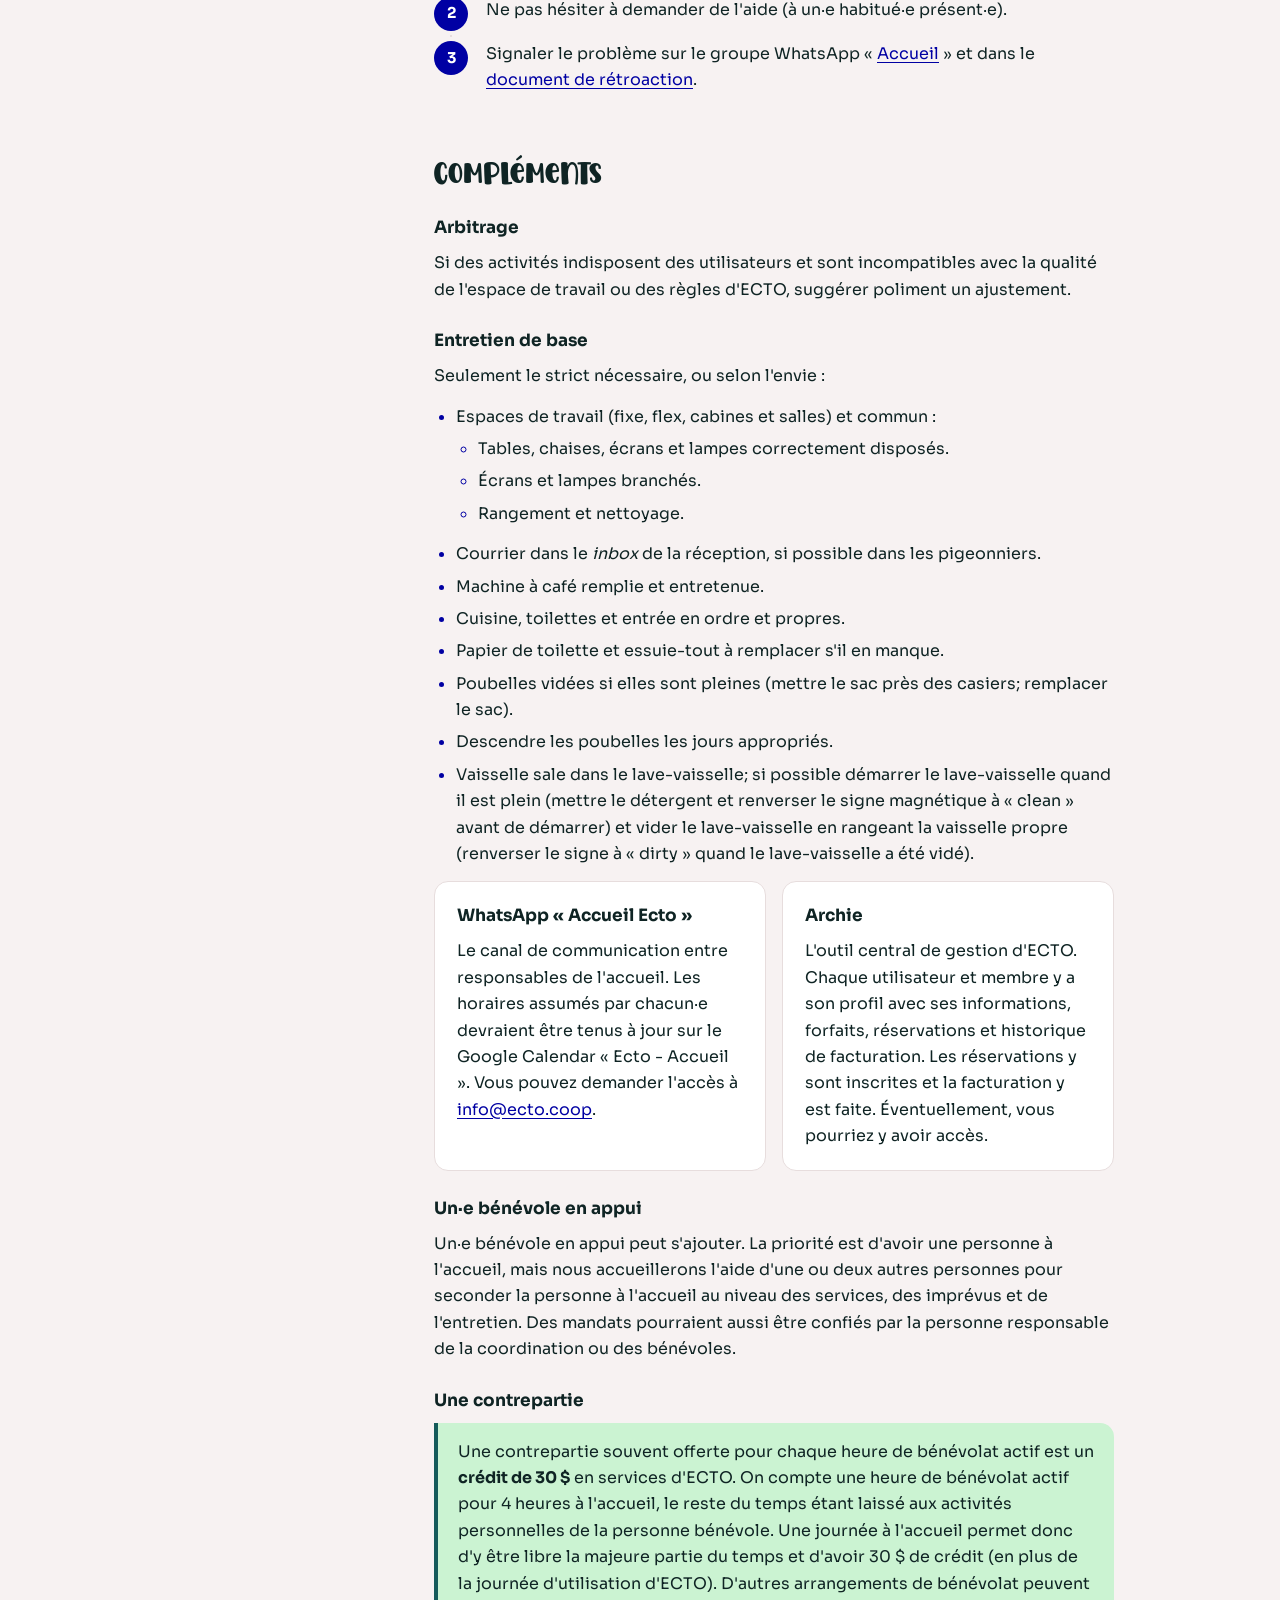
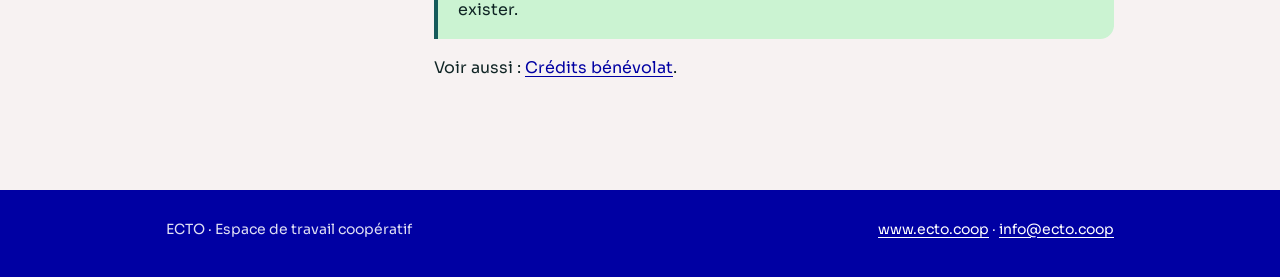
<file: guide-accueil.html>
<!doctype html>
<html lang="fr">
<head>
  <meta charset="utf-8">
  <meta name="viewport" content="width=device-width, initial-scale=1">
  <title>Guide de l'accueil · ECTO</title>
  <meta name="description" content="Le guide essentiel pour les bénévoles à l'accueil d'ECTO : horaires, tâches, services, fermeture et imprévus.">
  <link rel="preconnect" href="https://fonts.googleapis.com">
  <link rel="preconnect" href="https://fonts.gstatic.com" crossorigin>
  <link href="https://fonts.googleapis.com/css2?family=Sora:wght@400;500;600;700&display=swap" rel="stylesheet">
  <link rel="stylesheet" href="assets/style.css">
</head>
<body>
  <div class="site-header">
    <div class="wrap">
      <a class="logo" href="index.html" aria-label="ECTO — liens"><img src="assets/logo-ecto.jpg" alt="ECTO — Espace de travail coopératif" width="145" height="34"></a>
      <button class="nav-toggle" aria-expanded="false" aria-controls="site-nav">Menu</button>
      <nav class="site-nav" id="site-nav" aria-label="Navigation principale">
        <ul>
          <li><a href="index.html">← Liens</a></li>
          <li><a href="documentation.html">Documentation</a></li>
          <li><a href="guide-accueil.html" aria-current="page">Guide de l'accueil</a></li>
          <li><a href="credits-benevolat.html">Crédits bénévolat</a></li>
          <li><a href="devenir-membre.html">Devenir membre</a></li>
          <li><a href="location-residents.html">Location résidents</a></li>
          <li><a href="evenements-communautaires.html">Événements</a></li>
        </ul>
      </nav>
    </div>
  </div>

<header class="page-head wrap">
  <p class="eyebrow">Bénévolat · Version 2.2</p>
  <h1>Guide essentiel de l'accueil</h1>
  <p class="lead">Tout d'abord, merci d'être avec nous dans l'aventure ECTO!</p>
</header>

<div class="wrap layout">
  <nav class="toc" aria-label="Sur cette page">
    <p>Sur cette page</p>
    <ol>
      <li><a href="#bienvenue">Bienvenue</a></li>
      <li><a href="#implication">Qu'est-ce que ça implique?</a></li>
      <li><a href="#accueil">Accueil</a></li>
      <li><a href="#confort">Confort de base</a></li>
      <li><a href="#services">Offrir les services</a></li>
      <li><a href="#fermeture">Fermeture</a></li>
      <li><a href="#imprevu">En cas d'imprévu</a></li>
      <li><a href="#complements">Compléments</a></li>
    </ol>
  </nav>

  <article class="content">
    <section id="bienvenue">
      <p>ECTO est une coopérative vivante qui fonctionne grâce à l'engagement de ses membres, de son équipe et de ses bénévoles. Votre présence contribue directement à rendre l'espace plus accueillant, plus fonctionnel et plus agréable pour toute la communauté.</p>
      <div class="callout ok">
        <p>Chaque geste compte : accueillir, signaler un problème, transmettre une information ou simplement porter attention à ce qui se passe dans l'espace aide la communauté d'ECTO.</p>
      </div>
    </section>

    <section id="implication">
      <h2>Qu'est-ce que ça implique?</h2>
      <p>Comme bénévole, vous êtes à l'accueil une demi-journée, généralement :</p>
      <div class="schedule">
        <span>AM · 9h00 à 13h00</span>
        <span>PM · 13h00 à 17h00</span>
      </div>
      <p>Pendant ce temps, vous devriez avoir surtout du temps libre pour vos propres activités, sauf <strong>environ une heure</strong> activement consacrée aux tâches suivantes.</p>
    </section>

    <section id="accueil">
      <h2>Accueil à l'entrée et au téléphone</h2>
      <ul>
        <li><strong>Accueillir</strong> avec un visage et une voix sympathiques les gens qui arrivent ou appellent.</li>
        <li><strong>Identifier sur la feuille de présence</strong> chaque personne qui entre ou utilise une salle plus d'une quinzaine de minutes (en les connaissant, en demandant à des habitué·es, en leur demandant leur nom ou avec leur photo du mur). Face à leur nom, indiquer un « X » ou un crochet dans la colonne de la journée (pour les bénévoles, indiquer un « B »). Les utilisateurs des salles louées doivent être identifiés sur la page des salles.</li>
        <li><strong>Répondre</strong> aux requêtes autant que possible ou prendre note et indiquer qu'un suivi sera fait par quelqu'un d'autre. Au besoin, regarder sur le site web (<a href="https://www.ecto.coop">www.ecto.coop</a>), dans les documents de l'accueil ou demander de l'aide.</li>
      </ul>
    </section>

    <section id="confort">
      <h2>Confort de base</h2>
      <p>Qualité de l'environnement de travail et bon fonctionnement de l'espace :</p>
      <div class="grid-3">
        <div class="card">
          <h3>Portes</h3>
          <p>Déverrouillées et pancarte à côté de l'entrée extérieure de 9h00 à 17h00.</p>
        </div>
        <div class="card">
          <h3>Lumières</h3>
          <p>Allumées dans les espaces utilisés.</p>
        </div>
        <div class="card">
          <h3>Température</h3>
          <p>Entre 20 et 24 °C.</p>
        </div>
      </div>
    </section>

    <section id="services">
      <h2>Offrir les services</h2>
      <ul>
        <li><strong>Installer aux tables flex</strong> ceux qui ont une passe quotidienne ou un abonnement flex.</li>
        <li><strong>Offrir une journée d'essai</strong> gratuite à toute personne qui vient pour la première fois et qui est le moindrement compatible : prendre ses coordonnées (nom, courriel et téléphone), lui présenter ECTO, lui demander d'en parler et l'installer à une table flex.</li>
        <li><strong>Réserver les bureaux fixes</strong> aux abonnements fixes, sauf exception.</li>
      </ul>

      <div class="card">
        <h3>Prendre les demandes pour les salles de réunion</h3>
        <ul>
          <li><strong>Noter</strong> ce qui est souhaité (moment, salle, nombre de personnes), qui fait la requête (nom, courriel et téléphone) et autres détails sur la page des salles.</li>
          <li><strong>Vérifier la disponibilité</strong> sur Google Calendar. Chaque salle a son calendrier : grande, petite, créative et cabine. Au besoin, suggérer une autre salle ou un autre moment.</li>
          <li><strong>Inscrire</strong> la réservation (ou la modifier) dans Google Calendar.</li>
          <li><strong>Si vous ne pouvez pas vérifier la disponibilité</strong>, indiquer que la réservation sera confirmée par un·e régulier·ère ayant accès aux informations sur les activités.</li>
          <li><strong>Pour une réservation immédiate</strong>, accepter s'il n'y a pas d'empêchement apparent; idéalement prendre le paiement. Si incertain, simplement prendre note de l'usage.</li>
          <li><strong>Si quelqu'un est dans une salle sans réservation ou dans une cabine sans appel en cours</strong> plus d'une quinzaine de minutes, suggérer une réservation ou inviter à retourner dans l'espace flex ou commun.</li>
        </ul>
      </div>

      <ul>
        <li><strong>L'espace commun</strong> (cuisine, salles de bain, table à dîner, salle créative, entrée) peut accueillir les divers utilisateurs et visiteurs dans certaines limites.</li>
        <li><strong>Les cabines</strong> peuvent être utilisées seulement pour les appels, sauf exception.</li>
        <li><strong>Recevoir les paiements</strong> sur le terminal Interac des gens qui veulent payer de cette manière. Pour chaque paiement, <strong>noter l'heure et ce qui est payé</strong> sur la liste du demi-jour. Pour d'autres paiements, une facture sera envoyée et un suivi sera fait.</li>
      </ul>

      <div class="card">
        <h3>Paiement par virement bancaire</h3>
        <p>Pour les personnes qui préfèrent payer par virement bancaire, les coordonnées bancaires sont sur la facture. Noter ce qui est à payer sur la liste du demi-jour pour qu'une facture soit envoyée.</p>
      </div>
    </section>

    <section id="fermeture">
      <h2>Fermeture d'ECTO à 17h00</h2>
      <p>Sauf si une exception est communiquée :</p>
      <ol class="steps">
        <li><strong>Éteindre</strong> les appareils et les lumières (s'il n'y a plus personne).</li>
        <li><strong>Rentrer</strong> la pancarte.</li>
        <li><strong>Verrouiller</strong> les portes.</li>
      </ol>
      <p>Des utilisateurs réguliers <em>peuvent</em> rester après la fermeture.</p>
    </section>

    <section id="imprevu">
      <h2>En cas d'imprévu</h2>
      <ol class="steps">
        <li>Essayer de régler la difficulté.</li>
        <li>Ne pas hésiter à demander de l'aide (à un·e habitué·e présent·e).</li>
        <li>Signaler le problème sur le groupe WhatsApp « <a href="https://chat.whatsapp.com/Ls3g0hVm7w0Jzxo6VJxbZt">Accueil</a> » et dans le <a href="https://docs.google.com/document/d/12EvapxybyLXC0aMMIr3GZarzohz_AkjAKhXhw8AIdwA/edit?tab=t.z97x5gafnpqc">document de rétroaction</a>.</li>
      </ol>
    </section>

    <section id="complements">
      <h2>Compléments</h2>

      <h3>Arbitrage</h3>
      <p>Si des activités indisposent des utilisateurs et sont incompatibles avec la qualité de l'espace de travail ou des règles d'ECTO, suggérer poliment un ajustement.</p>

      <h3>Entretien de base</h3>
      <p>Seulement le strict nécessaire, ou selon l'envie :</p>
      <ul>
        <li>Espaces de travail (fixe, flex, cabines et salles) et commun :
          <ul>
            <li>Tables, chaises, écrans et lampes correctement disposés.</li>
            <li>Écrans et lampes branchés.</li>
            <li>Rangement et nettoyage.</li>
          </ul>
        </li>
        <li>Courrier dans le <em>inbox</em> de la réception, si possible dans les pigeonniers.</li>
        <li>Machine à café remplie et entretenue.</li>
        <li>Cuisine, toilettes et entrée en ordre et propres.</li>
        <li>Papier de toilette et essuie-tout à remplacer s'il en manque.</li>
        <li>Poubelles vidées si elles sont pleines (mettre le sac près des casiers; remplacer le sac).</li>
        <li>Descendre les poubelles les jours appropriés.</li>
        <li>Vaisselle sale dans le lave-vaisselle; si possible démarrer le lave-vaisselle quand il est plein (mettre le détergent et renverser le signe magnétique à « clean » avant de démarrer) et vider le lave-vaisselle en rangeant la vaisselle propre (renverser le signe à « dirty » quand le lave-vaisselle a été vidé).</li>
      </ul>

      <div class="grid-2">
        <div class="card">
          <h3>WhatsApp « Accueil Ecto »</h3>
          <p>Le canal de communication entre responsables de l'accueil. Les horaires assumés par chacun·e devraient être tenus à jour sur le Google Calendar « Ecto - Accueil ». Vous pouvez demander l'accès à <a href="mailto:info@ecto.coop">info@ecto.coop</a>.</p>
        </div>
        <div class="card">
          <h3>Archie</h3>
          <p>L'outil central de gestion d'ECTO. Chaque utilisateur et membre y a son profil avec ses informations, forfaits, réservations et historique de facturation. Les réservations y sont inscrites et la facturation y est faite. Éventuellement, vous pourriez y avoir accès.</p>
        </div>
      </div>

      <h3>Un·e bénévole en appui</h3>
      <p>Un·e bénévole en appui peut s'ajouter. La priorité est d'avoir une personne à l'accueil, mais nous accueillerons l'aide d'une ou deux autres personnes pour seconder la personne à l'accueil au niveau des services, des imprévus et de l'entretien. Des mandats pourraient aussi être confiés par la personne responsable de la coordination ou des bénévoles.</p>

      <h3>Une contrepartie</h3>
      <div class="callout ok">
        <p>Une contrepartie souvent offerte pour chaque heure de bénévolat actif est un <strong>crédit de 30 $</strong> en services d'ECTO. On compte une heure de bénévolat actif pour 4 heures à l'accueil, le reste du temps étant laissé aux activités personnelles de la personne bénévole. Une journée à l'accueil permet donc d'y être libre la majeure partie du temps et d'avoir 30 $ de crédit (en plus de la journée d'utilisation d'ECTO). D'autres arrangements de bénévolat peuvent exister.</p>
      </div>
      <p>Voir aussi : <a href="credits-benevolat.html">Crédits bénévolat</a>.</p>
    </section>
  </article>
</div>

  <footer class="site-footer">
    <div class="wrap">
      <span>ECTO · Espace de travail coopératif</span>
      <span><a href="https://www.ecto.coop">www.ecto.coop</a> · <a href="mailto:info@ecto.coop">info@ecto.coop</a></span>
    </div>
  </footer>

  <script>
    (function () {
      var btn = document.querySelector('.nav-toggle');
      var nav = document.getElementById('site-nav');
      btn.addEventListener('click', function () {
        var open = nav.classList.toggle('open');
        btn.setAttribute('aria-expanded', open ? 'true' : 'false');
      });
    })();
  </script>
</body>
</html>
</file>
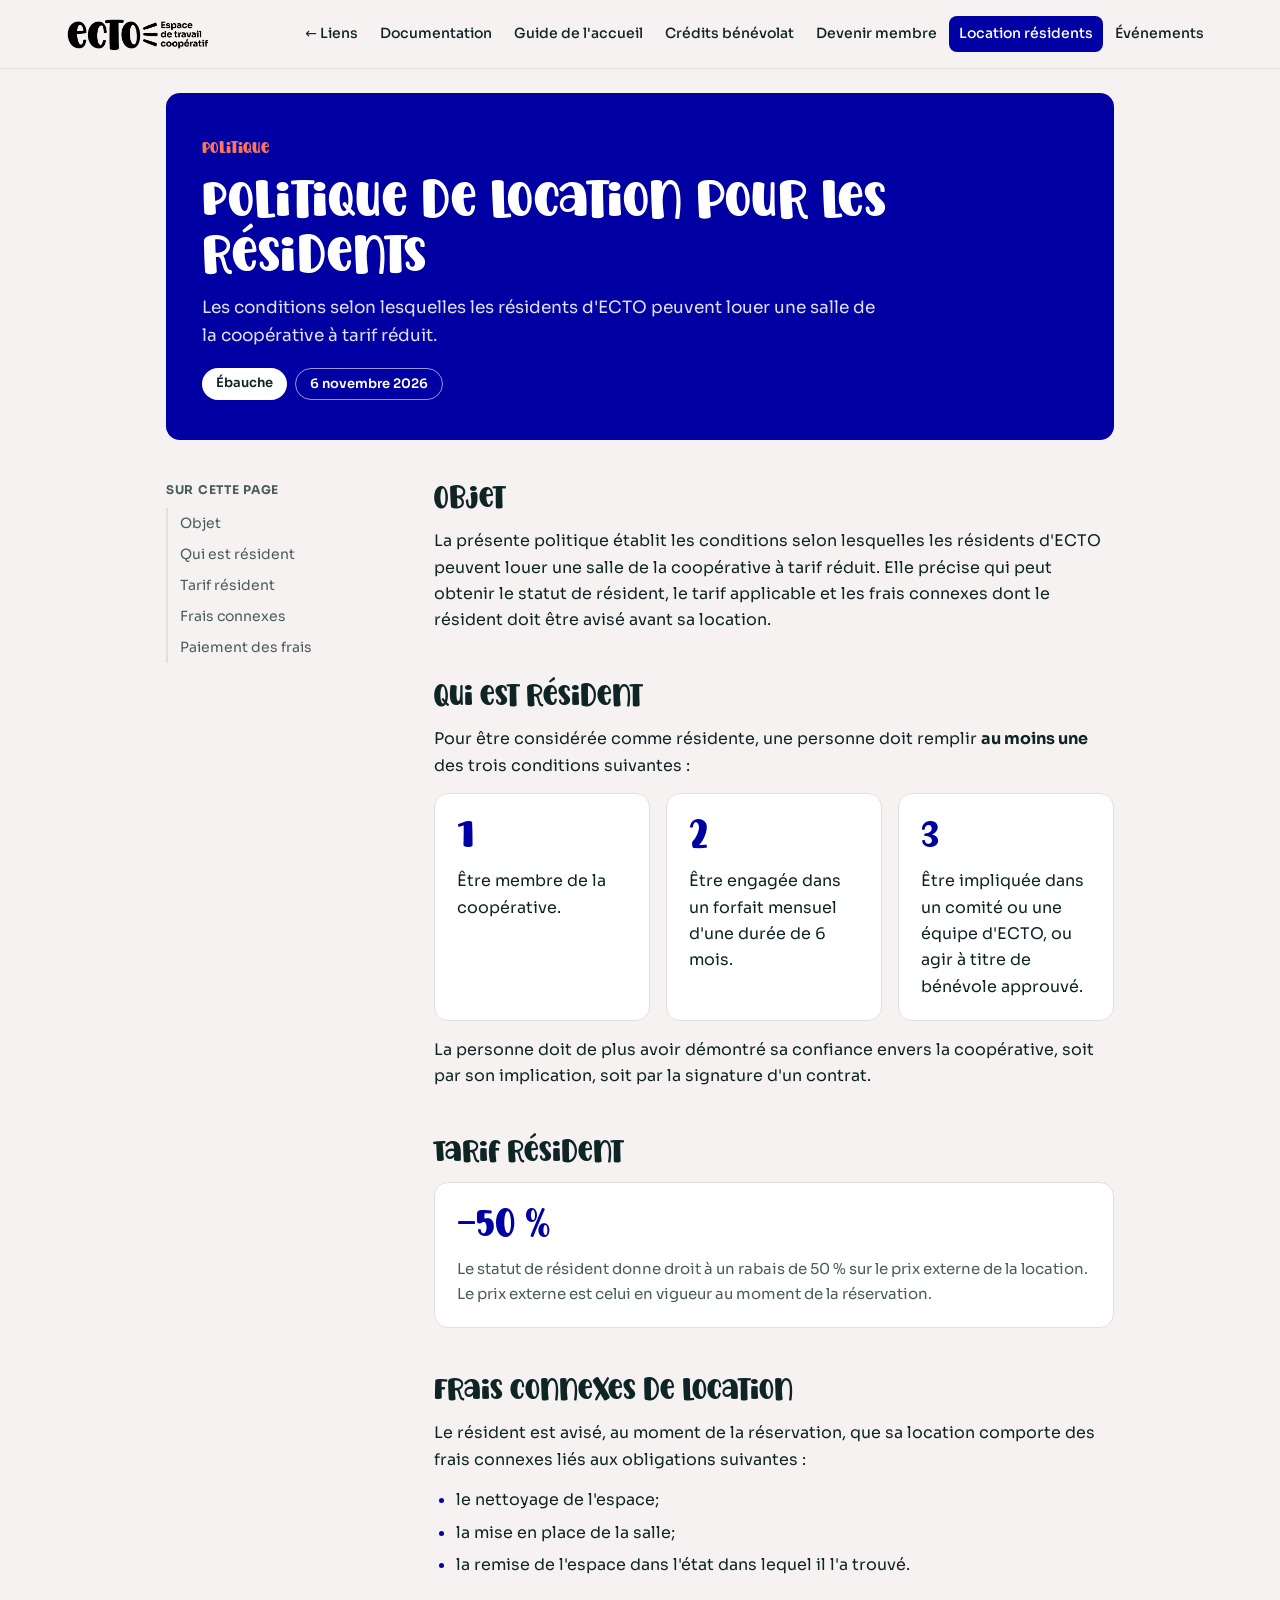
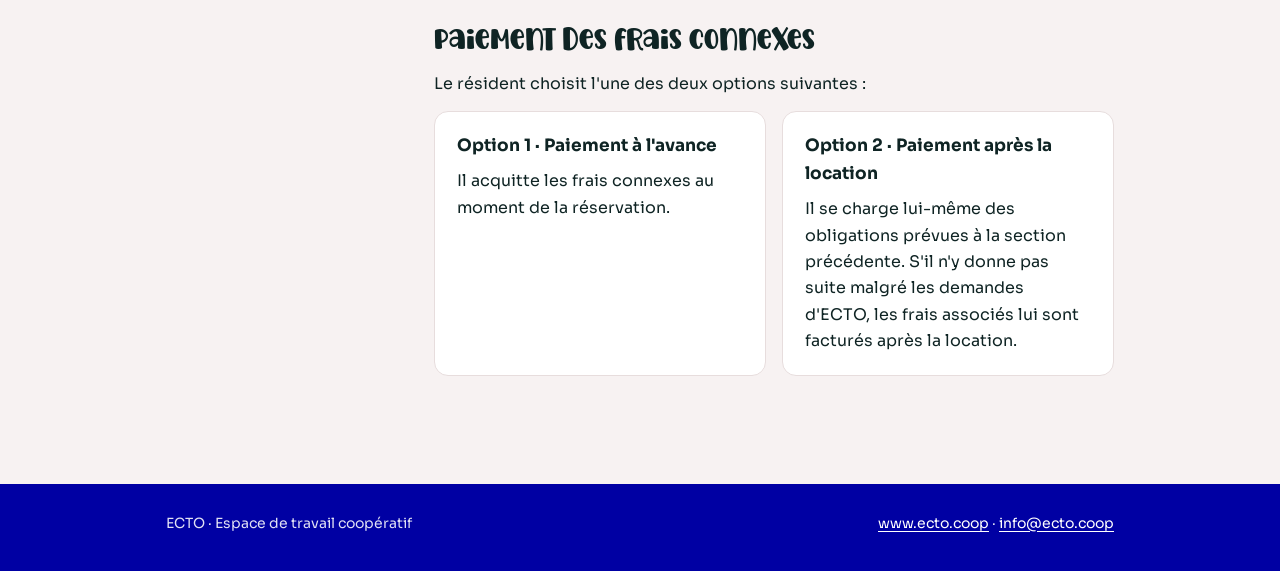
<file: location-residents.html>
<!doctype html>
<html lang="fr">
<head>
  <meta charset="utf-8">
  <meta name="viewport" content="width=device-width, initial-scale=1">
  <title>Location pour les résidents · ECTO</title>
  <meta name="description" content="Conditions selon lesquelles les résidents d'ECTO peuvent louer une salle à tarif réduit.">
  <link rel="preconnect" href="https://fonts.googleapis.com">
  <link rel="preconnect" href="https://fonts.gstatic.com" crossorigin>
  <link href="https://fonts.googleapis.com/css2?family=Sora:wght@400;500;600;700&display=swap" rel="stylesheet">
  <link rel="stylesheet" href="assets/style.css">
</head>
<body>
  <div class="site-header">
    <div class="wrap">
      <a class="logo" href="index.html" aria-label="ECTO — liens"><img src="assets/logo-ecto.jpg" alt="ECTO — Espace de travail coopératif" width="145" height="34"></a>
      <button class="nav-toggle" aria-expanded="false" aria-controls="site-nav">Menu</button>
      <nav class="site-nav" id="site-nav" aria-label="Navigation principale">
        <ul>
          <li><a href="index.html">← Liens</a></li>
          <li><a href="documentation.html">Documentation</a></li>
          <li><a href="guide-accueil.html">Guide de l'accueil</a></li>
          <li><a href="credits-benevolat.html">Crédits bénévolat</a></li>
          <li><a href="devenir-membre.html">Devenir membre</a></li>
          <li><a href="location-residents.html" aria-current="page">Location résidents</a></li>
          <li><a href="evenements-communautaires.html">Événements</a></li>
        </ul>
      </nav>
    </div>
  </div>

<header class="page-head wrap">
  <p class="eyebrow">Politique</p>
  <h1>Politique de location pour les résidents</h1>
  <p class="lead">Les conditions selon lesquelles les résidents d'ECTO peuvent louer une salle de la coopérative à tarif réduit.</p>
  <div class="meta"><span class="badge">Ébauche</span><span class="badge neutral">6 novembre 2026</span></div>
</header>

<div class="wrap layout">
  <nav class="toc" aria-label="Sur cette page">
    <p>Sur cette page</p>
    <ol>
      <li><a href="#objet">Objet</a></li>
      <li><a href="#resident">Qui est résident</a></li>
      <li><a href="#tarif">Tarif résident</a></li>
      <li><a href="#frais">Frais connexes</a></li>
      <li><a href="#paiement">Paiement des frais</a></li>
    </ol>
  </nav>

  <article class="content">
    <section id="objet">
      <h2>Objet</h2>
      <p>La présente politique établit les conditions selon lesquelles les résidents d'ECTO peuvent louer une salle de la coopérative à tarif réduit. Elle précise qui peut obtenir le statut de résident, le tarif applicable et les frais connexes dont le résident doit être avisé avant sa location.</p>
    </section>

    <section id="resident">
      <h2>Qui est résident</h2>
      <p>Pour être considérée comme résidente, une personne doit remplir <strong>au moins une</strong> des trois conditions suivantes :</p>
      <div class="grid-3">
        <div class="card"><p class="stat">1</p><p>Être membre de la coopérative.</p></div>
        <div class="card"><p class="stat">2</p><p>Être engagée dans un forfait mensuel d'une durée de 6 mois.</p></div>
        <div class="card"><p class="stat">3</p><p>Être impliquée dans un comité ou une équipe d'ECTO, ou agir à titre de bénévole approuvé.</p></div>
      </div>
      <p>La personne doit de plus avoir démontré sa confiance envers la coopérative, soit par son implication, soit par la signature d'un contrat.</p>
    </section>

    <section id="tarif">
      <h2>Tarif résident</h2>
      <div class="card">
        <p class="stat">−50 %</p>
        <p class="stat-label">Le statut de résident donne droit à un rabais de 50 % sur le prix externe de la location. Le prix externe est celui en vigueur au moment de la réservation.</p>
      </div>
    </section>

    <section id="frais">
      <h2>Frais connexes de location</h2>
      <p>Le résident est avisé, au moment de la réservation, que sa location comporte des frais connexes liés aux obligations suivantes :</p>
      <ul>
        <li>le nettoyage de l'espace;</li>
        <li>la mise en place de la salle;</li>
        <li>la remise de l'espace dans l'état dans lequel il l'a trouvé.</li>
      </ul>
    </section>

    <section id="paiement">
      <h2>Paiement des frais connexes</h2>
      <p>Le résident choisit l'une des deux options suivantes :</p>
      <div class="grid-2">
        <div class="card">
          <h3>Option 1 · Paiement à l'avance</h3>
          <p>Il acquitte les frais connexes au moment de la réservation.</p>
        </div>
        <div class="card">
          <h3>Option 2 · Paiement après la location</h3>
          <p>Il se charge lui-même des obligations prévues à la section précédente. S'il n'y donne pas suite malgré les demandes d'ECTO, les frais associés lui sont facturés après la location.</p>
        </div>
      </div>
    </section>
  </article>
</div>

  <footer class="site-footer">
    <div class="wrap">
      <span>ECTO · Espace de travail coopératif</span>
      <span><a href="https://www.ecto.coop">www.ecto.coop</a> · <a href="mailto:info@ecto.coop">info@ecto.coop</a></span>
    </div>
  </footer>

  <script>
    (function () {
      var btn = document.querySelector('.nav-toggle');
      var nav = document.getElementById('site-nav');
      btn.addEventListener('click', function () {
        var open = nav.classList.toggle('open');
        btn.setAttribute('aria-expanded', open ? 'true' : 'false');
      });
    })();
  </script>
</body>
</html>
</file>
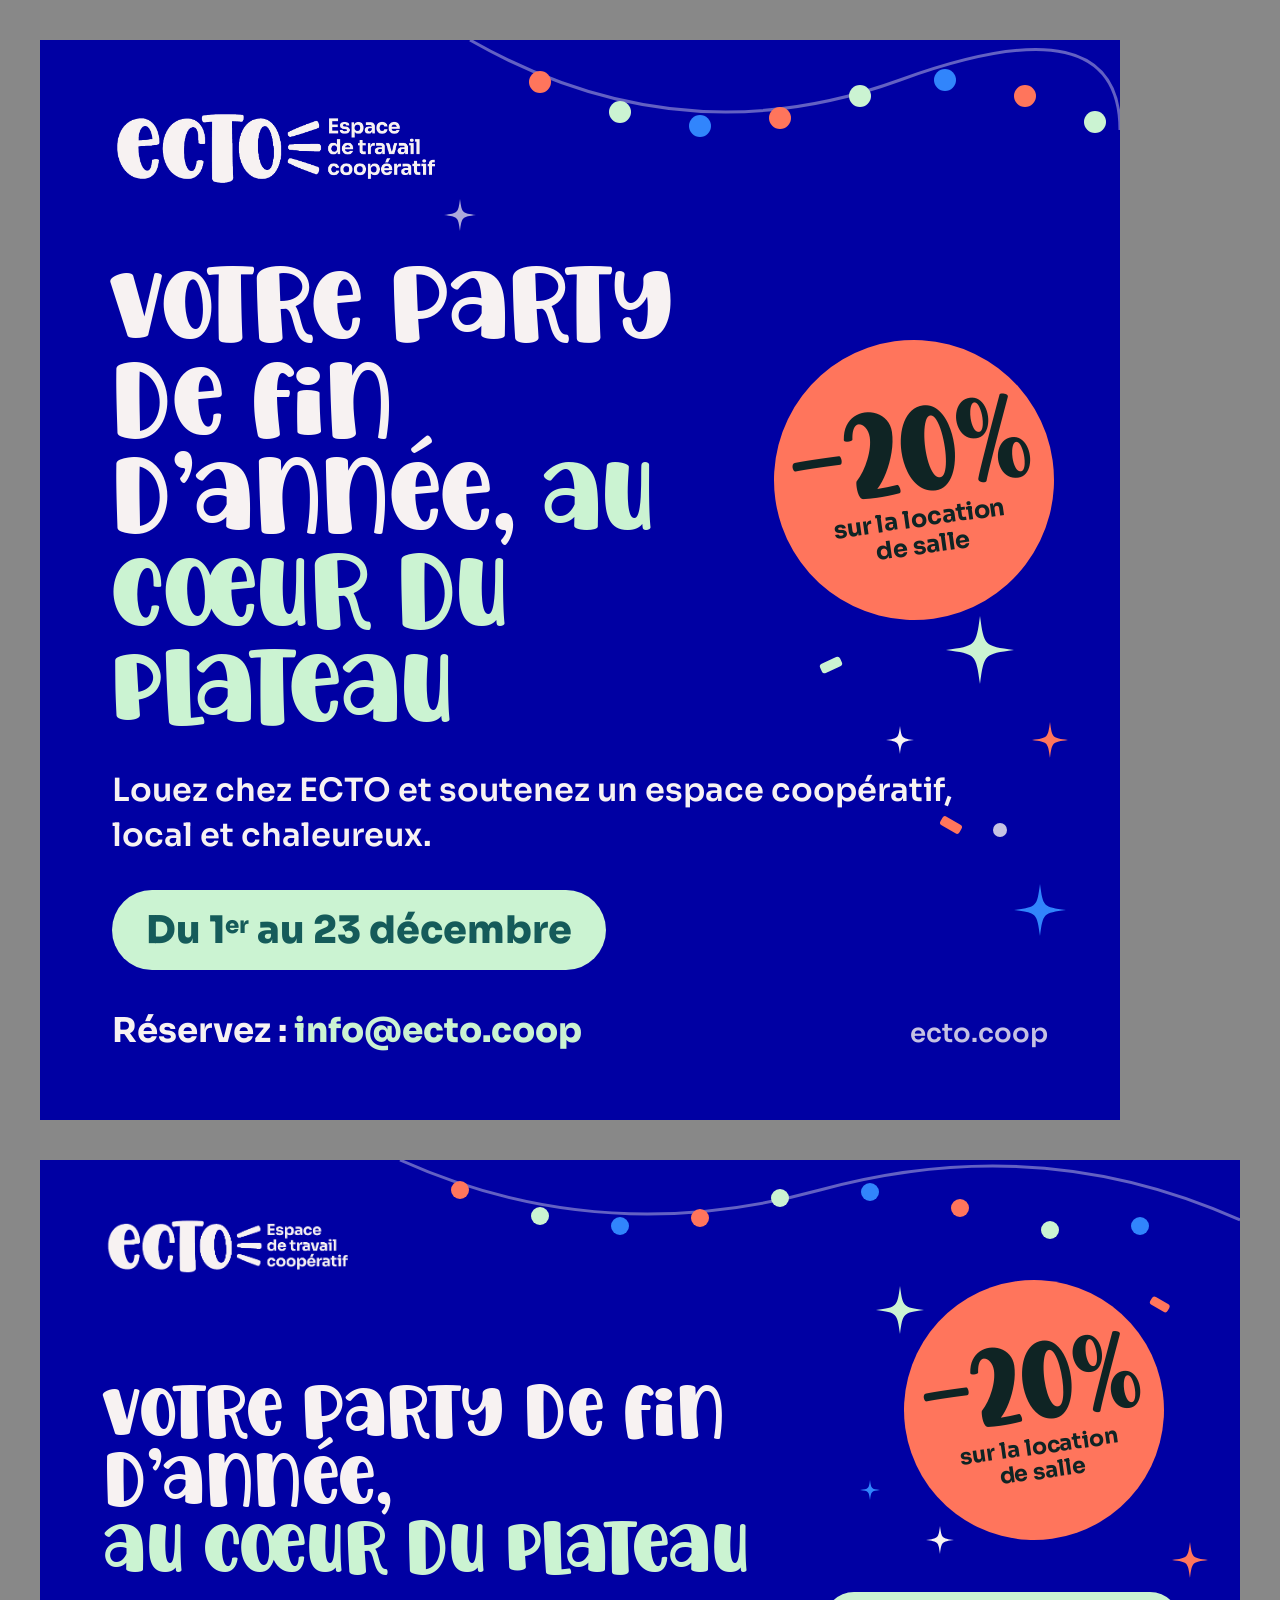
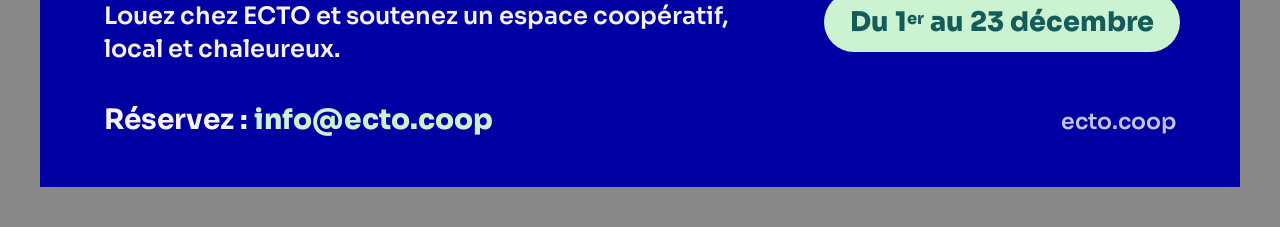
<file: pub-fetes/visuel.html>
<!doctype html>
<html lang="fr">
<head>
<meta charset="utf-8">
<title>Pub fêtes ECTO</title>
<link rel="preconnect" href="https://fonts.googleapis.com">
<link href="https://fonts.googleapis.com/css2?family=Sora:wght@400;600;700;800&display=swap" rel="stylesheet">
<style>
@font-face { font-family: "Super Sunkissed"; src: url("../assets/fonts/Super-Sunkissed.ttf"); }
:root{ --bleu:#0000a3; --bleu-clair:#3185fc; --corail:#ff755c; --menthe:#cbf3d2; --sarcelle:#155b5a; --encre:#0f2424; --creme:#f7f2f2; }
*{box-sizing:border-box;margin:0;padding:0}
body{background:#888;font-family:"Sora",sans-serif;display:flex;flex-direction:column;gap:40px;padding:40px;align-items:flex-start}
.ad{position:relative;overflow:hidden;background:var(--bleu);color:var(--creme)}
.logo{display:block;filter:invert(1);mix-blend-mode:screen}
.deco{position:absolute;inset:0;pointer-events:none}
.disp{font-family:"Super Sunkissed","Sora",sans-serif;font-weight:400;line-height:.92;letter-spacing:.5px}
.hl-accent{color:var(--menthe)}
.badge{background:var(--corail);color:var(--encre);border-radius:50%;display:flex;flex-direction:column;align-items:center;justify-content:center;text-align:center;transform:rotate(-8deg)}
.badge .pct{font-family:"Super Sunkissed","Sora",sans-serif;line-height:.85}
.badge .sub{font-weight:700;line-height:1.15}
.pill{display:inline-block;background:var(--menthe);color:var(--sarcelle);font-weight:800;border-radius:999px}
.values{font-weight:600;color:var(--creme)}
.cta{font-weight:700}
.cta b{color:var(--menthe);font-weight:800}

.content{position:absolute;display:flex;flex-direction:column;align-items:flex-start}
.foot{position:absolute;display:flex;justify-content:space-between;align-items:baseline}
sup{font-size:.6em;vertical-align:.45em;line-height:0}

/* ===== Carré 1080 ===== */
#carre{width:1080px;height:1080px}
#carre .content{left:72px;top:68px;width:936px;bottom:150px}
#carre .logo{width:330px;margin-bottom:auto}
#carre h1{font-size:104px;width:640px;margin-bottom:34px}
#carre .badge{position:absolute;right:66px;top:300px;width:280px;height:280px}
#carre .badge .pct{font-size:116px}
#carre .badge .sub{font-size:24px;margin-top:8px}
#carre .values{font-size:32px;line-height:1.4;width:860px;margin-bottom:32px}
#carre .pill{font-size:38px;padding:16px 34px}
#carre .foot{left:72px;right:72px;bottom:68px}
#carre .cta{font-size:34px}
#carre .url{font-size:26px;font-weight:600;opacity:.8}

/* ===== Paysage 1200x627 ===== */
#paysage{width:1200px;height:627px}
#paysage .content{left:64px;top:56px;width:780px;bottom:120px}
#paysage .logo{width:250px;margin-bottom:auto}
#paysage h1{font-size:74px;margin-bottom:20px}
#paysage .badge{position:absolute;right:76px;top:120px;width:260px;height:260px}
#paysage .badge .pct{font-size:106px}
#paysage .badge .sub{font-size:22px;margin-top:8px}
#paysage .values{font-size:24px;line-height:1.4;width:640px}
#paysage h1 .hl-accent{display:block}
#paysage .pill{position:absolute;right:60px;top:432px;font-size:27px;padding:13px 26px}
#paysage .foot{left:64px;right:64px;bottom:50px}
#paysage .cta{font-size:28px}
#paysage .url{font-size:22px;font-weight:600;opacity:.8}

/* ===== Thèmes (palette ECTO uniquement) ===== */
.ad{background:var(--t-bg);color:var(--t-ink)}
.logo{filter:none;mix-blend-mode:normal;aspect-ratio:1133/265;background:var(--t-logo);-webkit-mask:url("[data-uri]") center/contain no-repeat;mask:url("[data-uri]") center/contain no-repeat}
.ad h1{color:var(--t-ink)}
.hl-accent{color:var(--t-accent)}
.values{color:var(--t-texte);opacity:1}
.badge{background:var(--t-badge);color:var(--t-badge-ink)}
.pill{background:var(--t-pill);color:var(--t-pill-ink)}
.cta{color:var(--t-texte)} .cta b{color:var(--t-cta)}
.url{color:var(--t-texte)}
.k1{fill:var(--t-k1)} .k2{fill:var(--t-k2)} .k3{fill:var(--t-k3)} .k4{fill:var(--t-k4)}
.guirlande{stroke:var(--t-k4)}

.t-bleu{--t-bg:var(--bleu);--t-ink:var(--creme);--t-accent:var(--menthe);--t-texte:var(--creme);--t-logo:var(--creme);
  --t-badge:var(--corail);--t-badge-ink:var(--encre);--t-pill:var(--menthe);--t-pill-ink:var(--sarcelle);--t-cta:var(--menthe);
  --t-k1:var(--corail);--t-k2:var(--menthe);--t-k3:var(--bleu-clair);--t-k4:var(--creme)}
.t-creme{--t-bg:var(--creme);--t-ink:var(--bleu);--t-accent:var(--corail);--t-texte:var(--encre);--t-logo:var(--encre);
  --t-badge:var(--bleu);--t-badge-ink:var(--creme);--t-pill:var(--menthe);--t-pill-ink:var(--sarcelle);--t-cta:var(--bleu);
  --t-k1:var(--corail);--t-k2:var(--sarcelle);--t-k3:var(--bleu-clair);--t-k4:var(--bleu)}
.t-sarcelle{--t-bg:var(--sarcelle);--t-ink:var(--creme);--t-accent:var(--menthe);--t-texte:var(--creme);--t-logo:var(--creme);
  --t-badge:var(--corail);--t-badge-ink:var(--encre);--t-pill:var(--menthe);--t-pill-ink:var(--sarcelle);--t-cta:var(--menthe);
  --t-k1:var(--corail);--t-k2:var(--menthe);--t-k3:var(--bleu-clair);--t-k4:var(--creme)}
</style>
</head>
<body>

<!-- Confettis/étoiles réutilisables -->
<svg width="0" height="0" style="position:absolute">
  <defs>
    <path id="spark" d="M0,-1 C0.12,-0.12 0.12,-0.12 1,0 C0.12,0.12 0.12,0.12 0,1 C-0.12,0.12 -0.12,0.12 -1,0 C-0.12,-0.12 -0.12,-0.12 0,-1Z"/>
  </defs>
</svg>

<div class="ad t-bleu" id="carre">
  <svg class="deco" viewBox="0 0 1080 1080">
    <!-- guirlande lumineuse -->
    <path d="M430,0 Q640,120 860,40 T1080,90" fill="none" class="guirlande" stroke-opacity=".4" stroke-width="3"/>
    <g>
      <circle cx="500" cy="42" r="11" class="k1"/><circle cx="580" cy="72" r="11" class="k2"/>
      <circle cx="660" cy="86" r="11" class="k3"/><circle cx="740" cy="78" r="11" class="k1"/>
      <circle cx="820" cy="56" r="11" class="k2"/><circle cx="905" cy="40" r="11" class="k3"/>
      <circle cx="985" cy="56" r="11" class="k1"/><circle cx="1055" cy="82" r="11" class="k2"/>
    </g>
    <use href="#spark" transform="translate(940 610) scale(34)" class="k2"/>
    <use href="#spark" transform="translate(1010 700) scale(18)" class="k1"/>
    <use href="#spark" transform="translate(860 700) scale(14)" class="k4"/>
    <use href="#spark" transform="translate(1000 870) scale(26)" class="k3"/>
    <use href="#spark" transform="translate(420 175) scale(16)" class="k4" fill-opacity=".7"/>
    <rect x="900" y="780" width="22" height="10" rx="3" class="k1" transform="rotate(30 911 785)"/>
    <rect x="780" y="620" width="22" height="10" rx="3" class="k2" transform="rotate(-25 791 625)"/>
    <circle cx="960" cy="790" r="7" class="k4" fill-opacity=".8"/>
  </svg>
  <div class="content">
  <div class="logo" role="img" aria-label="ECTO"></div>
  <h1 class="disp">Votre party de fin d’année, <span class="hl-accent">au cœur du Plateau</span></h1>
  <p class="values">Louez chez ECTO et soutenez un espace coopératif, local et chaleureux.</p>
  <div class="pill">Du 1<sup>er</sup> au 23 décembre</div>
  </div>
  <div class="badge"><div class="pct">-20%</div><div class="sub">sur la location<br>de salle</div></div>
  
  <div class="foot"><p class="cta">Réservez : <b>info@ecto.coop</b></p><p class="url">ecto.coop</p></div>
</div>

<div class="ad t-bleu" id="paysage">
  <svg class="deco" viewBox="0 0 1200 627">
    <path d="M360,0 Q560,90 780,30 T1200,60" fill="none" class="guirlande" stroke-opacity=".4" stroke-width="3"/>
    <g>
      <circle cx="420" cy="30" r="9" class="k1"/><circle cx="500" cy="56" r="9" class="k2"/>
      <circle cx="580" cy="66" r="9" class="k3"/><circle cx="660" cy="58" r="9" class="k1"/>
      <circle cx="740" cy="38" r="9" class="k2"/><circle cx="830" cy="32" r="9" class="k3"/>
      <circle cx="920" cy="48" r="9" class="k1"/><circle cx="1010" cy="70" r="9" class="k2"/>
      <circle cx="1100" cy="66" r="9" class="k3"/>
    </g>
    <use href="#spark" transform="translate(860 150) scale(24)" class="k2"/>
    <use href="#spark" transform="translate(900 380) scale(14)" class="k4"/>
    <use href="#spark" transform="translate(1150 400) scale(18)" class="k1"/>
    <use href="#spark" transform="translate(830 330) scale(10)" class="k3"/>
    <rect x="1110" y="140" width="20" height="9" rx="3" class="k1" transform="rotate(30 1120 144)"/>
    <circle cx="880" cy="250" r="6" class="k4" fill-opacity=".8"/>
  </svg>
  <div class="content">
  <div class="logo" role="img" aria-label="ECTO"></div>
  <h1 class="disp">Votre party de fin d’année, <span class="hl-accent">au cœur du Plateau</span></h1>
  <p class="values">Louez chez ECTO et soutenez un espace coopératif, local et chaleureux.</p>
  
  </div>
  <div class="badge"><div class="pct">-20%</div><div class="sub">sur la location<br>de salle</div></div>
  <div class="pill">Du 1<sup>er</sup> au 23 décembre</div>
  <div class="foot"><p class="cta">Réservez : <b>info@ecto.coop</b></p><p class="url">ecto.coop</p></div>
</div>

</body>
</html>
</file>
<file: assets/style.css>
/* Palette et polices reprises de www.ecto.coop */

@font-face {
  font-family: "Super Sunkissed";
  src: url("fonts/Super-Sunkissed.ttf") format("truetype");
  font-weight: 400;
  font-style: normal;
  font-display: swap;
}

:root {
  /* Couleurs ECTO */
  --ecto-bleu: #0000a3;
  --ecto-bleu-clair: #3185fc;
  --ecto-corail: #ff755c;
  --ecto-menthe: #cbf3d2;
  --ecto-sarcelle: #155b5a;
  --ecto-encre: #0f2424;
  --ecto-creme: #f7f2f2;

  --bg: var(--ecto-creme);
  --surface: #ffffff;
  --ink: var(--ecto-encre);
  --muted: #4a5c5c;
  --line: #e7dddd;
  --accent: var(--ecto-bleu);
  --accent-soft: #e5e5f6;
  --on-accent: #ffffff;
  --coral-soft: #ffe8e3;
  --ok: var(--ecto-sarcelle);
  --ok-soft: var(--ecto-menthe);
  --hero-bg: var(--ecto-bleu);
  --hero-ink: #ffffff;

  --radius: 14px;
  --maxw: 980px;
  --font: "Sora", system-ui, -apple-system, "Segoe UI", Roboto, sans-serif;
  --display: "Super Sunkissed", "Sora", system-ui, sans-serif;
}

@media (prefers-color-scheme: dark) {
  :root {
    --bg: #0c1d1d;
    --surface: #132b2b;
    --ink: #f7f2f2;
    --muted: #a9bdbd;
    --line: #234040;
    --accent: #9fb4ff;
    --accent-soft: #1d2654;
    --on-accent: #0f2424;
    --coral-soft: #3a231f;
    --ok: var(--ecto-menthe);
    --ok-soft: #183a33;
  }
  body .logo img { filter: invert(1); mix-blend-mode: screen; }
}

* { box-sizing: border-box; }

html { scroll-behavior: smooth; }

body {
  margin: 0;
  background: var(--bg);
  color: var(--ink);
  font-family: var(--font);
  font-size: 16px;
  line-height: 1.65;
  -webkit-font-smoothing: antialiased;
}

a { color: var(--accent); text-underline-offset: 3px; }
a:hover { text-decoration-thickness: 2px; }

.wrap { max-width: var(--maxw); margin: 0 auto; padding: 0 16px; }

h1, .content h2, .doc-card h2, .stat {
  font-family: var(--display);
  font-weight: 400;
  font-synthesis: none;
}

/* ---------- Header ---------- */
.site-header {
  background: var(--bg);
  border-bottom: 1px solid var(--line);
  position: sticky;
  top: 0;
  z-index: 10;
}
.site-header .wrap {
  max-width: 1180px;
  display: flex;
  align-items: center;
  justify-content: space-between;
  gap: 16px;
  min-height: 68px;
}
.logo img { height: 34px; width: auto; display: block; mix-blend-mode: multiply; }

.nav-toggle {
  display: none;
  background: none;
  border: 1px solid var(--ink);
  color: var(--ink);
  border-radius: 8px;
  padding: 6px 12px;
  font: inherit;
  font-size: 14px;
  font-weight: 600;
  cursor: pointer;
}
.site-nav ul {
  list-style: none;
  margin: 0;
  padding: 0;
  display: flex;
  flex-wrap: wrap;
  gap: 2px;
}
.site-nav a {
  display: block;
  padding: 6px 10px;
  border-radius: 8px;
  color: var(--ink);
  text-decoration: none;
  font-size: 14px;
  font-weight: 500;
}
.site-nav a:hover { background: var(--accent-soft); }
.site-nav a[aria-current="page"] { background: var(--hero-bg); color: #fff; }

@media (max-width: 1120px) {
  .nav-toggle { display: block; }
  .site-nav {
    display: none;
    position: absolute;
    top: 68px;
    left: 0;
    right: 0;
    background: var(--bg);
    border-bottom: 1px solid var(--line);
    padding: 8px 16px 16px;
  }
  .site-nav.open { display: block; }
  .site-nav ul { flex-direction: column; flex-wrap: nowrap; }
  .site-nav a { padding: 10px 12px; font-size: 16px; }
}

/* ---------- Page heading (bloc bleu, comme sur ecto.coop) ---------- */
.page-head, .hero {
  background: var(--hero-bg);
  color: var(--hero-ink);
  border-radius: var(--radius);
  max-width: calc(var(--maxw) - 32px);
  margin: 24px auto 40px;
  padding: 40px 36px;
}
@media (max-width: 1012px) {
  .page-head, .hero { margin-left: 16px; margin-right: 16px; }
}
@media (max-width: 600px) {
  .page-head, .hero { padding: 28px 20px; }
}
.eyebrow {
  font-family: var(--display);
  font-size: 17px;
  color: var(--ecto-corail);
  margin: 0 0 10px;
}
h1 {
  font-size: clamp(34px, 5.5vw, 52px);
  line-height: 1.05;
  margin: 0 0 14px;
}
.lead { font-size: 17px; max-width: 680px; margin: 0; }
.page-head .lead, .hero .lead { color: rgba(255, 255, 255, .88); }
.meta { display: flex; flex-wrap: wrap; gap: 8px; margin-top: 18px; }

.badge {
  display: inline-block;
  font-size: 13px;
  font-weight: 600;
  padding: 4px 14px;
  border-radius: 999px;
  background: #fff;
  color: var(--ecto-encre);
}
.badge.neutral { background: transparent; color: #fff; border: 1px solid rgba(255, 255, 255, .6); }

/* ---------- Content layout ---------- */
.layout {
  display: grid;
  grid-template-columns: 220px 1fr;
  gap: 48px;
  align-items: start;
  padding-bottom: 64px;
}
.toc {
  position: sticky;
  top: 92px;
  font-size: 14px;
}
.toc p { font-weight: 700; margin: 0 0 8px; color: var(--muted); text-transform: uppercase; letter-spacing: .06em; font-size: 12px; }
.toc ol { list-style: none; margin: 0; padding: 0; border-left: 2px solid var(--line); }
.toc a { display: block; padding: 4px 0 4px 12px; margin-left: -2px; border-left: 2px solid transparent; color: var(--muted); text-decoration: none; }
.toc a:hover { color: var(--ink); border-left-color: var(--ecto-corail); }

@media (max-width: 900px) {
  .layout { grid-template-columns: 1fr; gap: 0; }
  .toc { display: none; }
}

.content { min-width: 0; }
.content section { scroll-margin-top: 92px; margin-bottom: 44px; }
.content h2 {
  font-size: 30px;
  line-height: 1.15;
  margin: 0 0 14px;
}
.content h3 { font-size: 17px; font-weight: 700; margin: 24px 0 8px; }
.content p { margin: 0 0 14px; }
.content ul, .content ol { padding-left: 22px; margin: 0 0 14px; }
.content li { margin-bottom: 6px; }
.content li::marker { color: var(--accent); }
.content li ul { margin-top: 6px; }

.num {
  display: inline-block;
  min-width: 1.4em;
  color: var(--accent);
}

/* ---------- Components ---------- */
.card {
  background: var(--surface);
  border: 1px solid var(--line);
  border-radius: var(--radius);
  padding: 20px 22px;
  margin-bottom: 16px;
}
.card > :last-child { margin-bottom: 0; }
.card h3:first-child { margin-top: 0; }

.callout {
  border-left: 4px solid var(--ecto-corail);
  background: var(--coral-soft);
  border-radius: 0 var(--radius) var(--radius) 0;
  padding: 16px 20px;
  margin: 0 0 16px;
}
.callout.ok { border-color: var(--ok); background: var(--ok-soft); }
.callout > :last-child { margin-bottom: 0; }

.grid-2 { display: grid; grid-template-columns: repeat(2, 1fr); gap: 16px; margin-bottom: 16px; }
.grid-3 { display: grid; grid-template-columns: repeat(3, 1fr); gap: 16px; margin-bottom: 16px; }
.grid-2 .card, .grid-3 .card { margin-bottom: 0; }
@media (max-width: 680px) {
  .grid-2, .grid-3 { grid-template-columns: 1fr; }
}

.stat { font-size: 40px; line-height: 1; margin: 0 0 8px; color: var(--accent); }
.stat-label { margin: 0; color: var(--muted); font-size: 15px; }

.steps { list-style: none; padding: 0 !important; counter-reset: step; }
.steps > li {
  counter-increment: step;
  position: relative;
  padding: 0 0 18px 52px;
  margin: 0;
}
.steps > li::before {
  content: counter(step);
  position: absolute;
  left: 0;
  top: 0;
  width: 34px;
  height: 34px;
  border-radius: 50%;
  background: var(--hero-bg);
  color: #fff;
  display: grid;
  place-items: center;
  font-weight: 700;
  font-size: 15px;
}
.steps > li:not(:last-child)::after {
  content: "";
  position: absolute;
  left: 16px;
  top: 38px;
  bottom: 4px;
  width: 2px;
  background: var(--line);
}

.btn {
  display: inline-block;
  background: var(--accent);
  color: var(--on-accent);
  padding: 9px 18px;
  border-radius: 8px;
  text-decoration: none;
  font-weight: 600;
  font-size: 15px;
  border: 1px solid var(--accent);
}
.btn:hover { background: var(--ecto-bleu-clair); border-color: var(--ecto-bleu-clair); color: #fff; }
.btn-row { display: flex; flex-wrap: wrap; gap: 10px; margin: 8px 0 16px; }
.btn.ghost { background: transparent; color: var(--ink); border: 1px solid var(--ink); }
.btn.ghost:hover { border-color: var(--accent); color: var(--accent); background: transparent; }

.schedule { display: flex; flex-wrap: wrap; gap: 10px; margin: 0 0 16px; }
.schedule span {
  background: var(--ok-soft);
  border-radius: 999px;
  padding: 6px 16px;
  font-weight: 600;
}

/* ---------- Accueil de la documentation ---------- */
.hero h1 { max-width: 720px; }
.doc-grid {
  display: grid;
  grid-template-columns: repeat(auto-fill, minmax(280px, 1fr));
  gap: 16px;
  padding-bottom: 64px;
}
.doc-card {
  display: flex;
  flex-direction: column;
  background: var(--surface);
  border: 1px solid var(--line);
  border-radius: var(--radius);
  padding: 22px;
  text-decoration: none;
  color: var(--ink);
  transition: border-color .15s, transform .15s;
}
.doc-card:hover { border-color: var(--accent); transform: translateY(-2px); }
.doc-card h2 { font-size: 26px; margin: 14px 0 8px; line-height: 1.1; }
.doc-card p { margin: 0 0 16px; color: var(--muted); font-size: 15px; flex: 1; }
.doc-card .go { font-weight: 600; color: var(--accent); font-size: 15px; }

/* Pastilles d'icônes aux couleurs d'ECTO, en alternance */
.doc-card .icon, .link-icon {
  flex: none;
  width: 42px;
  height: 42px;
  border-radius: 10px;
  display: grid;
  place-items: center;
  background: var(--ecto-corail);
  color: #fff;
}
.doc-card .icon svg, .link-icon svg { width: 22px; height: 22px; }
.doc-card:nth-child(4n+2) .icon, .link-list > li:nth-child(4n+2) .link-icon { background: var(--ecto-menthe); color: var(--ecto-bleu); }
.doc-card:nth-child(4n+3) .icon, .link-list > li:nth-child(4n+3) .link-icon { background: var(--ecto-bleu-clair); }
.doc-card:nth-child(4n+4) .icon, .link-list > li:nth-child(4n+4) .link-icon { background: var(--ecto-bleu); }

/* ---------- Footer ---------- */
.site-footer {
  background: var(--hero-bg);
  color: rgba(255, 255, 255, .88);
  padding: 28px 0 36px;
  font-size: 14px;
}
.site-footer .wrap { display: flex; flex-wrap: wrap; gap: 8px 24px; justify-content: space-between; }
.site-footer a { color: #fff; }

@media print {
  .site-header, .toc, .site-footer { display: none; }
  .layout { grid-template-columns: 1fr; }
  .page-head { background: none; color: #000; padding: 0; }
  .page-head .lead { color: #333; }
  body { background: #fff; color: #000; }
}

/* ---------- Page de liens (index) ---------- */
.links-page { min-height: 100vh; }
.links {
  max-width: 520px;
  margin: 0 auto;
  padding: 48px 16px 40px;
}
.links-head { text-align: center; margin-bottom: 28px; }
.links-head .logo { display: inline-block; }
.links-head .logo img { height: 56px; width: auto; margin: 0 auto; }
.links-head p {
  margin: 14px 0 0;
  font-family: var(--display);
  font-size: 20px;
  color: var(--ink);
}

.link-list { list-style: none; margin: 0; padding: 0; display: grid; gap: 12px; }
.link, .link-pair {
  display: flex;
  align-items: center;
  gap: 14px;
  background: var(--surface);
  border: 1px solid var(--line);
  border-radius: var(--radius);
  padding: 14px 16px;
  color: var(--ink);
  text-decoration: none;
  transition: border-color .15s, transform .15s;
}
a.link:hover { border-color: var(--accent); transform: translateY(-2px); }
.link.featured { background: var(--hero-bg); color: #fff; border-color: var(--hero-bg); }
.link.featured small { color: #fff; opacity: .85; }
.link-list > li .link.featured .link-icon { background: var(--ecto-corail); color: #fff; }

.link-text { display: flex; flex-direction: column; min-width: 0; }
.link-text strong { font-size: 16px; font-weight: 600; line-height: 1.3; }
.link-text small { font-size: 13.5px; color: var(--muted); line-height: 1.4; }

.link-pair { flex-direction: column; align-items: stretch; gap: 12px; }
.link-pair-head { display: flex; align-items: center; gap: 14px; }
.link-pair-buttons { display: grid; grid-template-columns: 1fr 1fr; gap: 10px; }
.link.small {
  justify-content: center;
  padding: 9px;
  font-weight: 600;
  font-size: 15px;
  background: var(--accent);
  border-color: var(--accent);
  color: var(--on-accent);
}
a.link.small:hover { background: var(--ecto-bleu-clair); border-color: var(--ecto-bleu-clair); color: #fff; }

.socials {
  list-style: none;
  margin: 28px 0 0;
  padding: 0;
  display: flex;
  justify-content: center;
  gap: 12px;
}
.socials a {
  width: 46px;
  height: 46px;
  border-radius: 50%;
  display: grid;
  place-items: center;
  background: var(--hero-bg);
  color: #fff;
  transition: background .15s;
}
.socials a:hover { background: var(--ecto-bleu-clair); }
.socials svg { width: 20px; height: 20px; }

.links-foot { text-align: center; margin-top: 28px; font-size: 14px; color: var(--muted); }
.links-foot a { color: var(--muted); }

/* ---------- Codes QR (page de liens) ---------- */
.qr-wrap { display: flex; align-items: center; gap: 8px; min-width: 0; }
.qr-wrap > .link { flex: 1; min-width: 0; }

.qr-btn {
  flex: none;
  width: 40px;
  height: 40px;
  display: grid;
  place-items: center;
  padding: 0;
  border-radius: 10px;
  border: 1px solid var(--line);
  background: var(--surface);
  color: var(--ink);
  cursor: pointer;
  transition: border-color .15s, color .15s;
}
.qr-btn:hover { border-color: var(--accent); color: var(--accent); }
.qr-btn:focus-visible { outline: 2px solid var(--ecto-bleu-clair); outline-offset: 2px; }
.qr-btn svg { width: 20px; height: 20px; }

.link-pair-buttons .qr-btn { width: 36px; height: 36px; }
.socials .qr-wrap { gap: 6px; }
.socials .qr-btn { width: 32px; height: 32px; border-radius: 8px; }
.socials .qr-btn svg { width: 16px; height: 16px; }

.qr-dialog {
  width: min(360px, calc(100vw - 32px));
  padding: 28px 24px 22px;
  border: none;
  border-radius: var(--radius);
  background: var(--surface);
  color: var(--ink);
  text-align: center;
  box-shadow: 0 20px 60px rgba(15, 36, 36, .3);
}
.qr-dialog::backdrop { background: rgba(15, 36, 36, .55); }
.qr-dialog h2 {
  font-family: var(--display);
  font-weight: 400;
  font-size: 26px;
  line-height: 1.1;
  margin: 0 32px 16px;
}
.qr-close {
  position: absolute;
  top: 12px;
  right: 12px;
  width: 36px;
  height: 36px;
  display: grid;
  place-items: center;
  padding: 0;
  border: none;
  border-radius: 50%;
  background: transparent;
  color: var(--muted);
  cursor: pointer;
}
.qr-close:hover { background: var(--accent-soft); color: var(--ink); }
.qr-close svg { width: 20px; height: 20px; }
.qr-code {
  display: block;
  width: 240px;
  max-width: 100%;
  margin: 0 auto;
  border-radius: 12px;
  overflow: hidden;
  border: 2px solid transparent;
  transition: border-color .15s, transform .15s;
}
.qr-code:hover { border-color: var(--ecto-bleu-clair); transform: scale(1.02); }
.qr-code:focus-visible { outline: 3px solid var(--ecto-bleu-clair); outline-offset: 3px; }
.qr-code svg { display: block; width: 100%; height: auto; }
.qr-hint { margin: 16px 0 4px; font-size: 14px; color: var(--muted); line-height: 1.45; }
.qr-host { margin: 0; font-size: 13px; font-weight: 600; color: var(--accent); word-break: break-all; }
</file>
